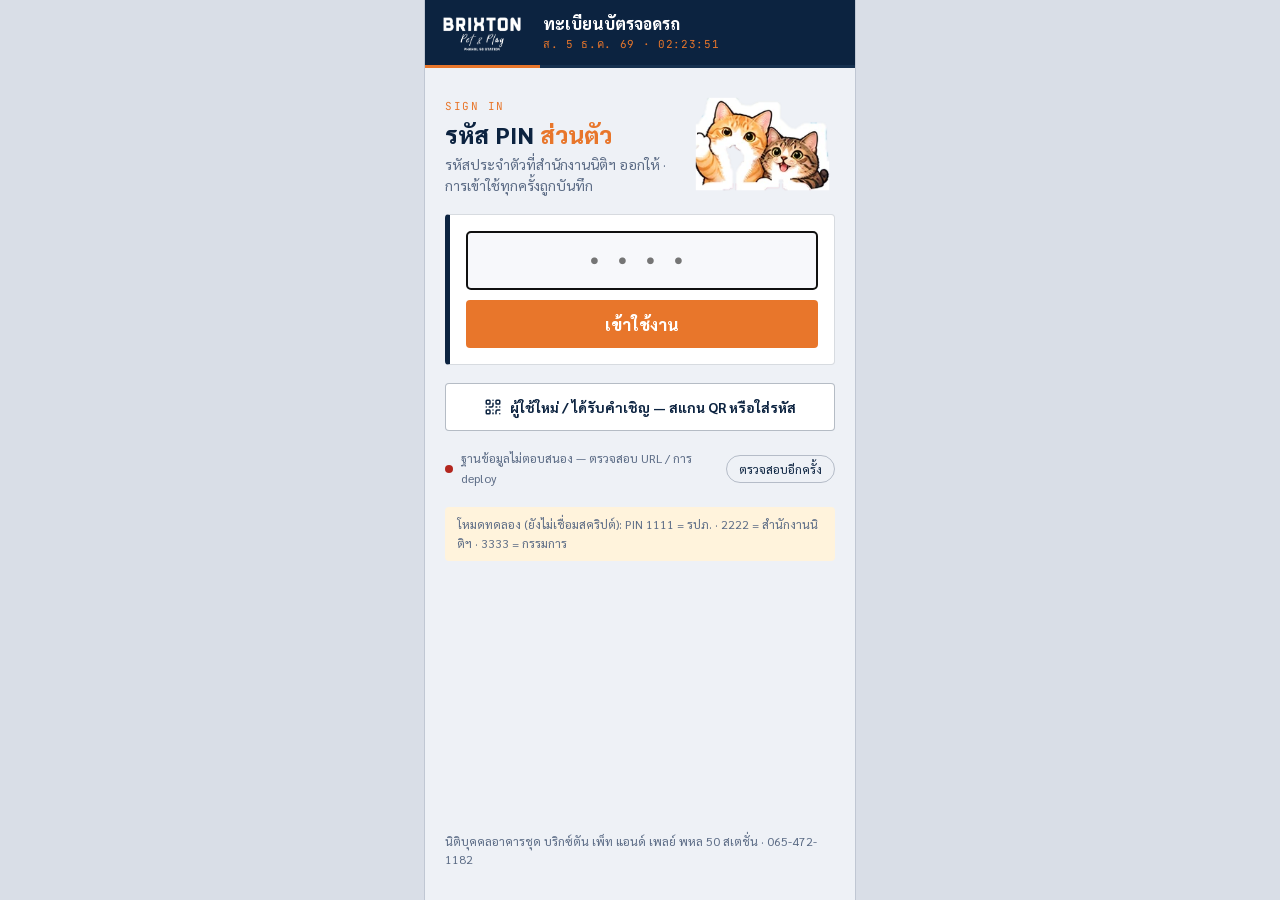
<file: index.html>
<!doctype html>
<html lang="th">
<head>
<meta charset="utf-8">
<meta name="viewport" content="width=device-width, initial-scale=1, viewport-fit=cover">
<meta name="theme-color" content="#0C2340">
<title>Brixton Phahol 50 · บัตรจอดรถ</title>
<!-- Brixton Pet & Play design system tokens (copied from the design system, unchanged) -->
<link rel="stylesheet" href="ds/tokens/fonts.css">
<link rel="stylesheet" href="ds/tokens/colors.css">
<link rel="stylesheet" href="ds/tokens/typography.css">
<link rel="stylesheet" href="ds/tokens/spacing.css">
<link rel="stylesheet" href="ds/tokens/base.css">
<link rel="stylesheet" href="app/app.css">
</head>
<body>
<div id="root"></div>
<!-- Libraries, pinned and kept in this repo so the app never depends on a CDN being up -->
<script src="vendor/react-18.3.1.min.js"></script>
<script src="vendor/react-dom-18.3.1.min.js"></script>
<script src="vendor/htm-3.1.1.umd.js"></script>
<script src="vendor/qrcode-generator-1.4.4.min.js"></script>
<script src="vendor/jsQR-1.4.0.js"></script>
<script src="app/runtime.js"></script>
<script type="module" src="app/main.js"></script>
</body>
</html>
</file>
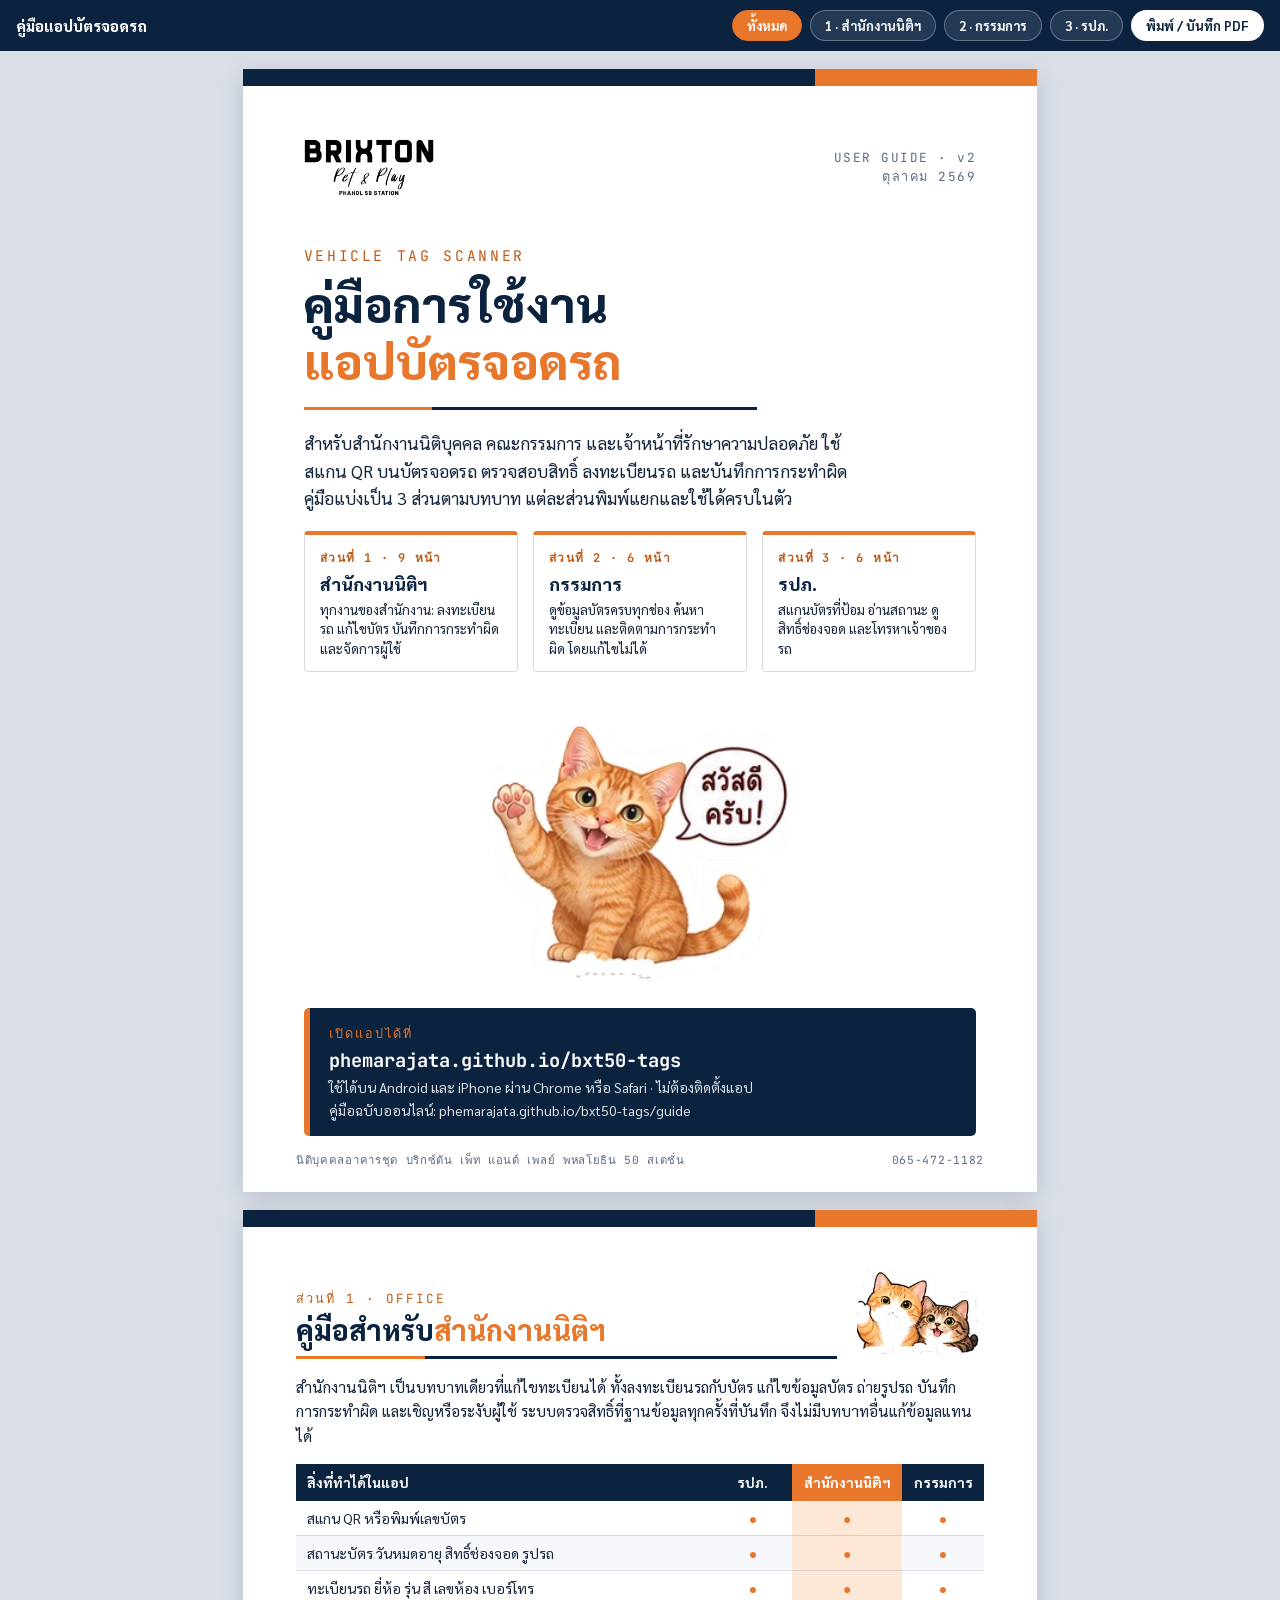
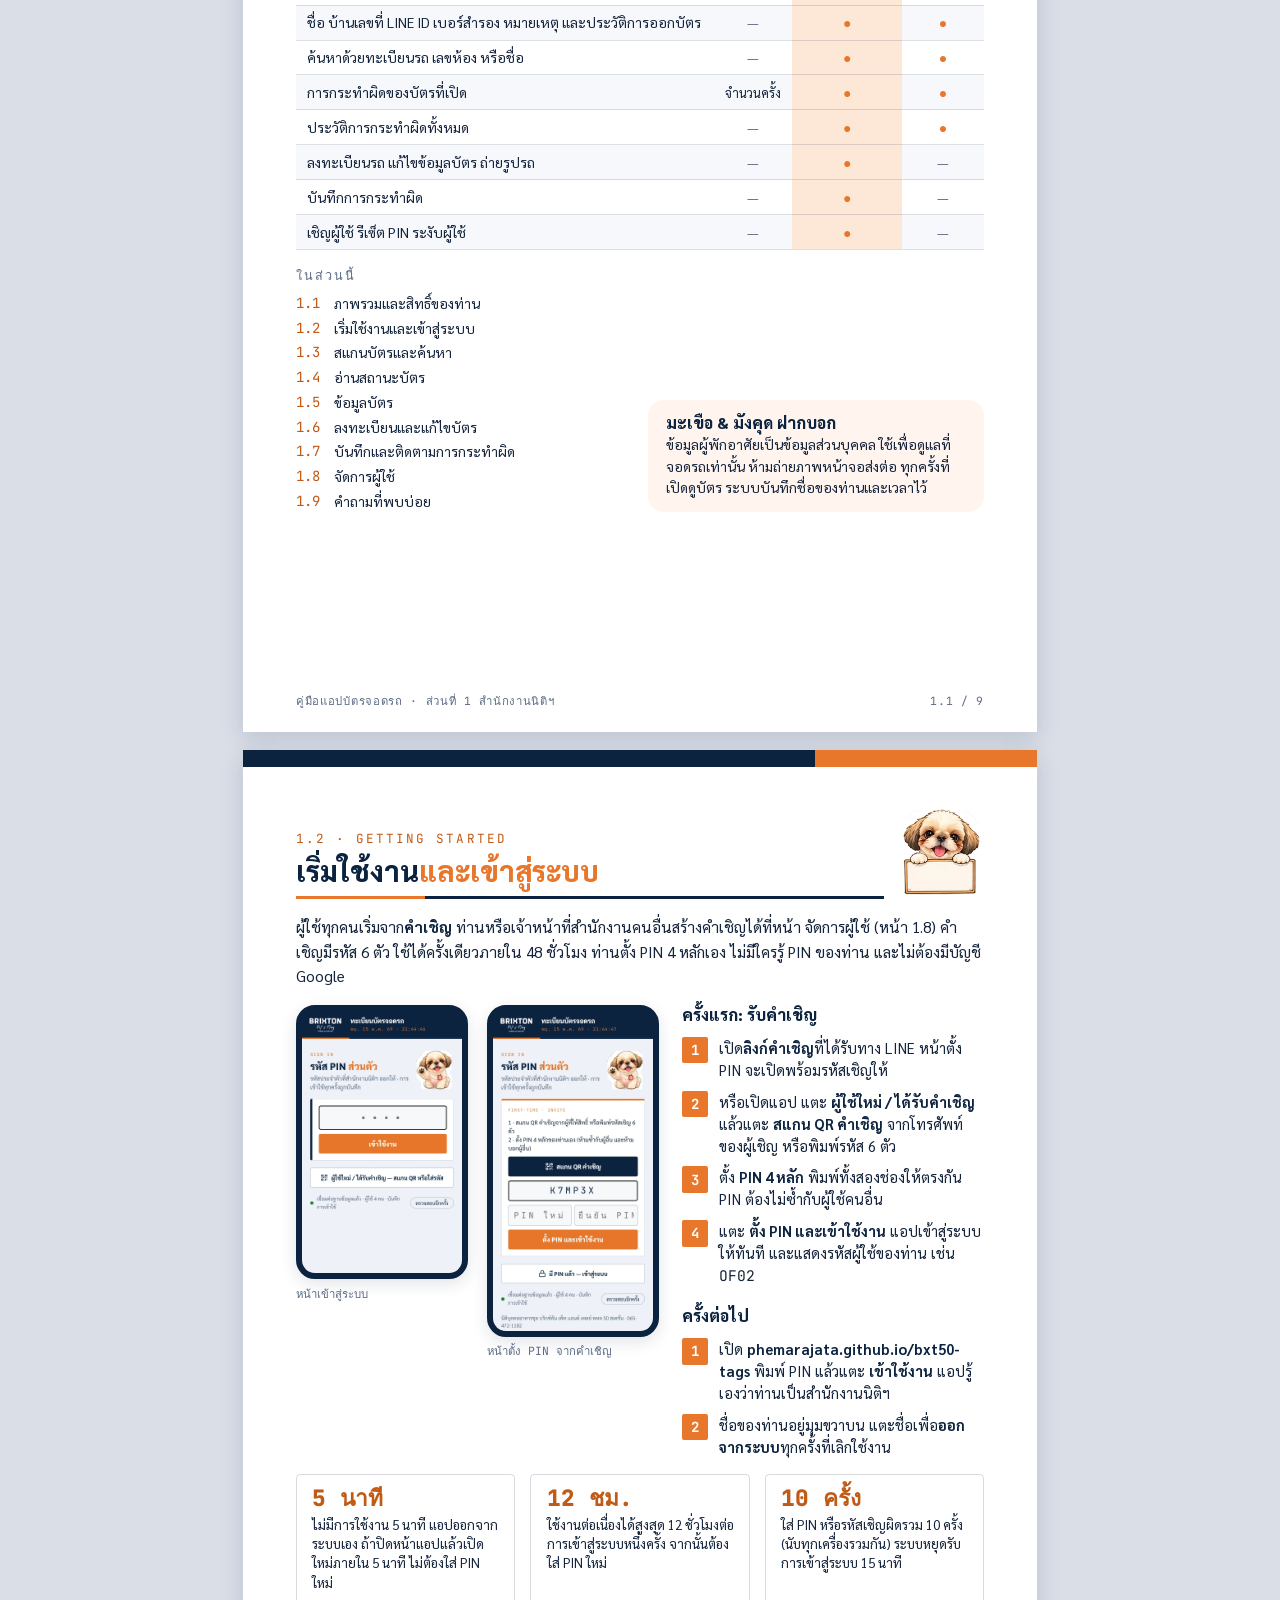
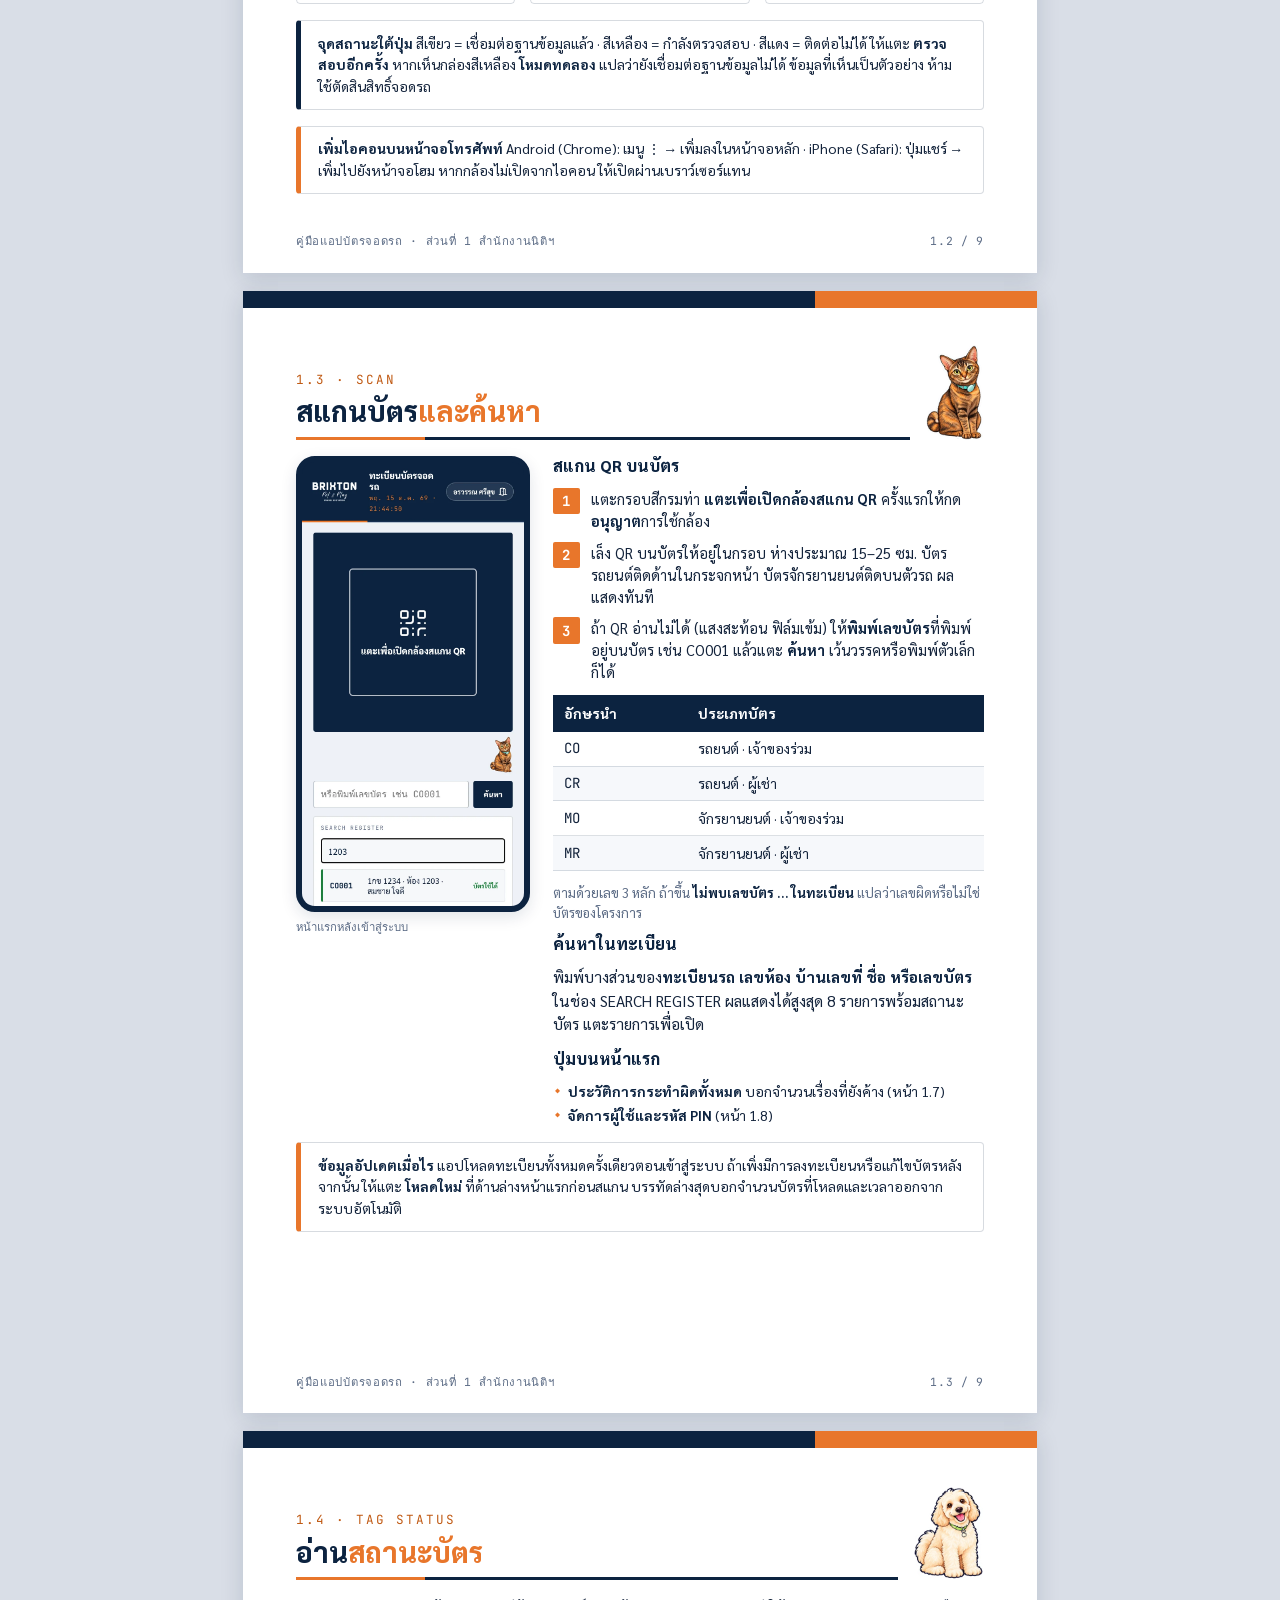
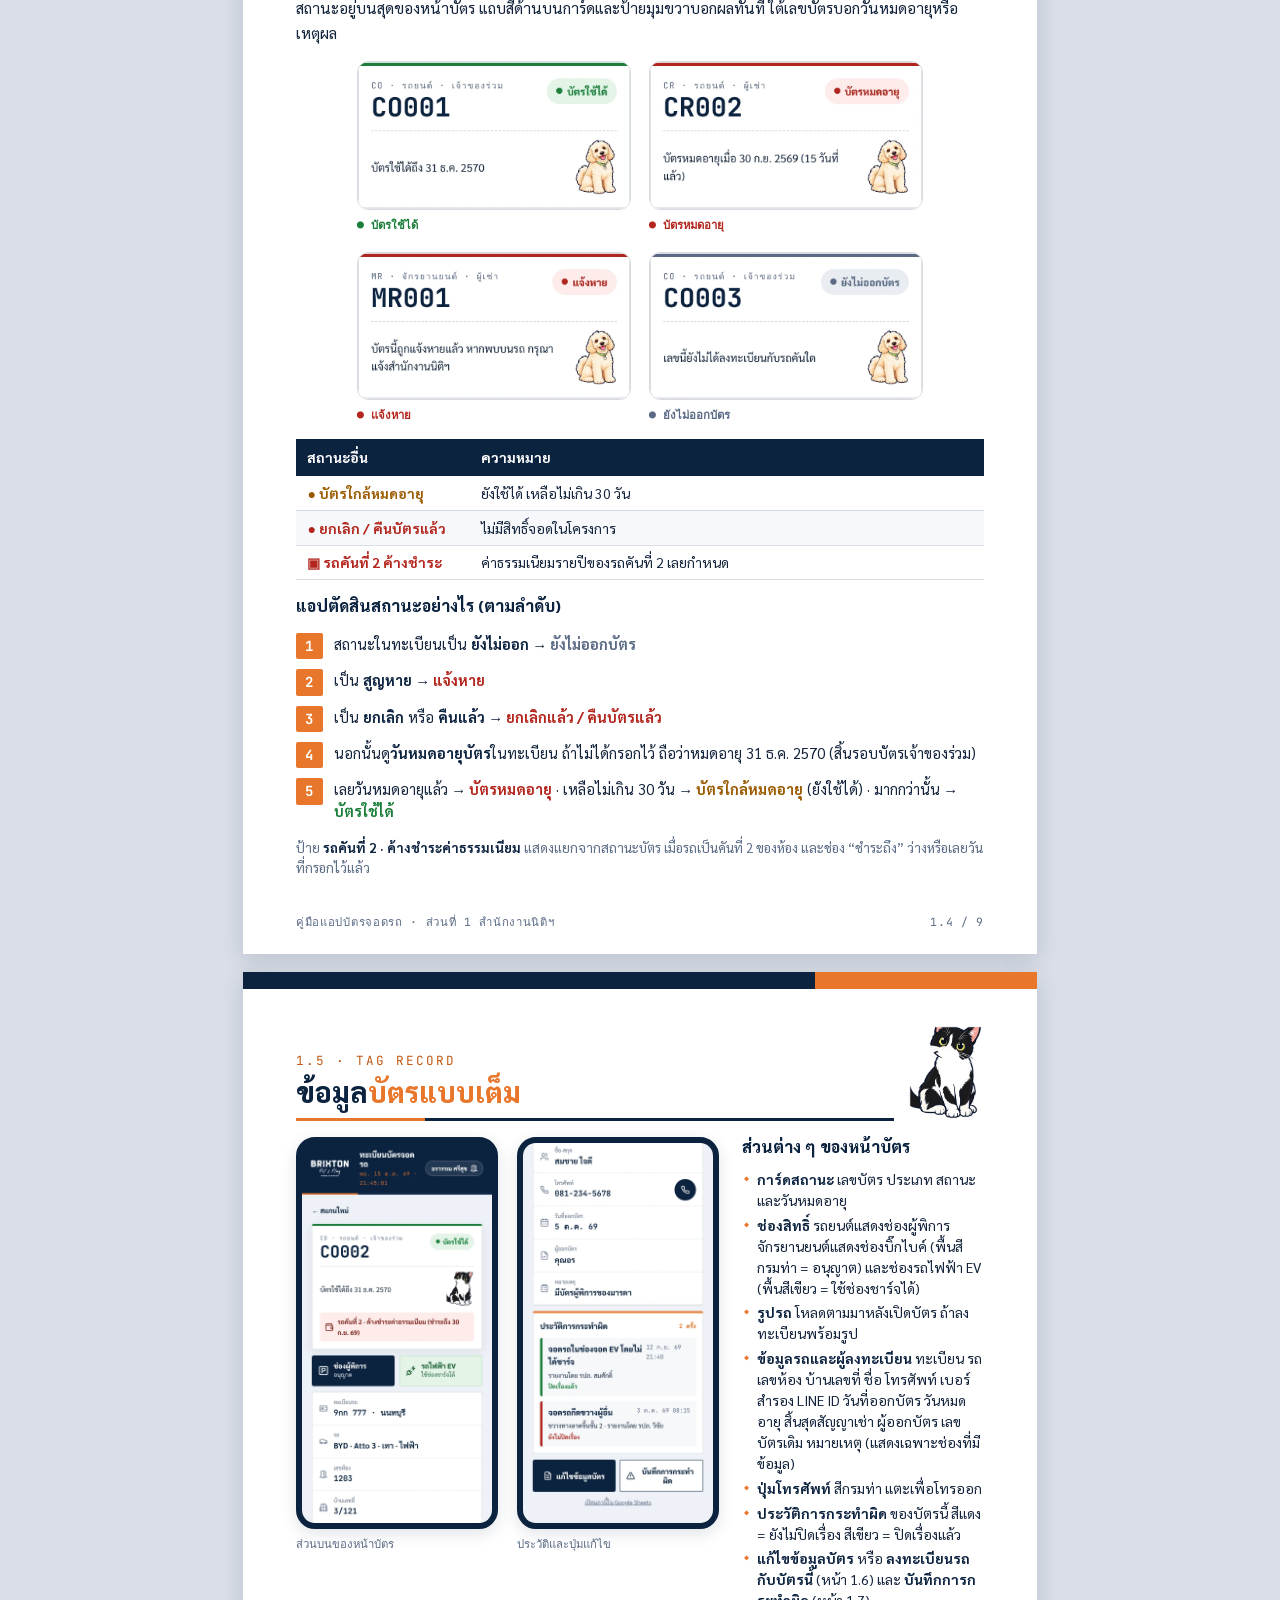
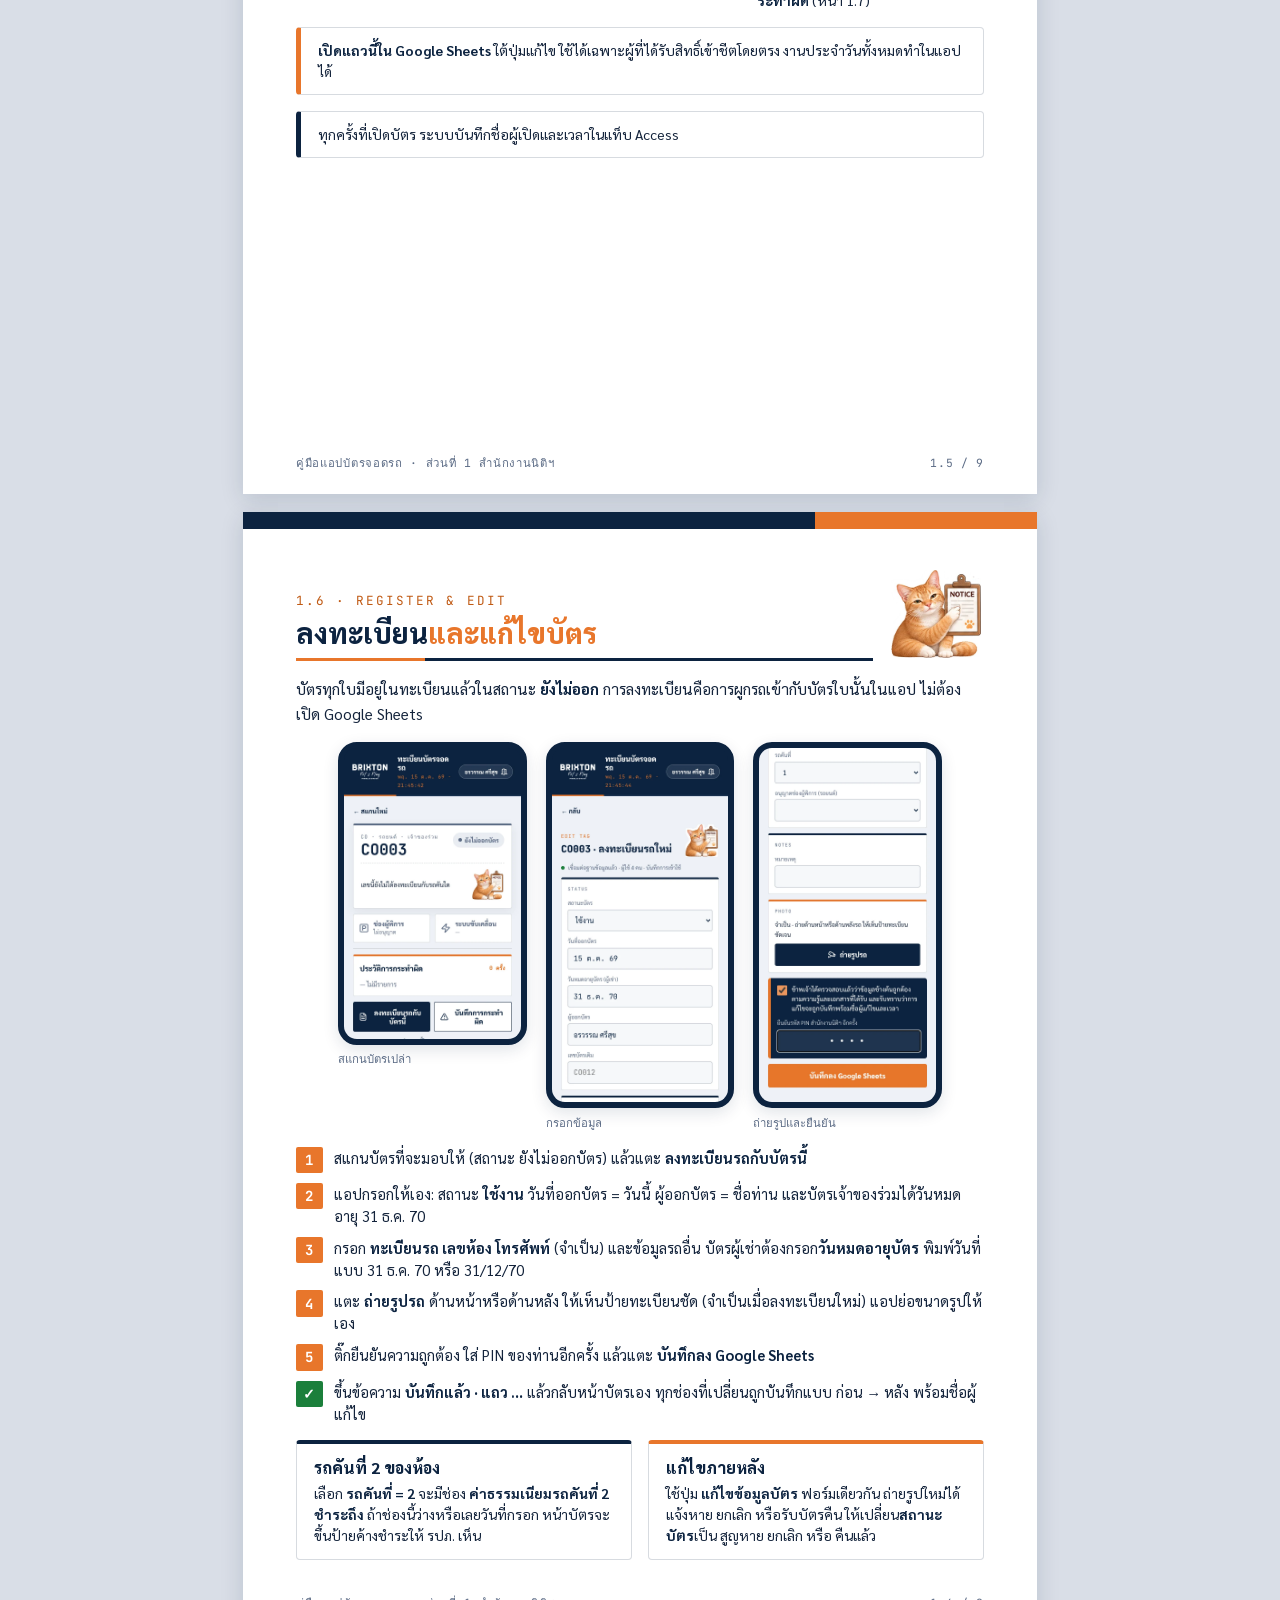
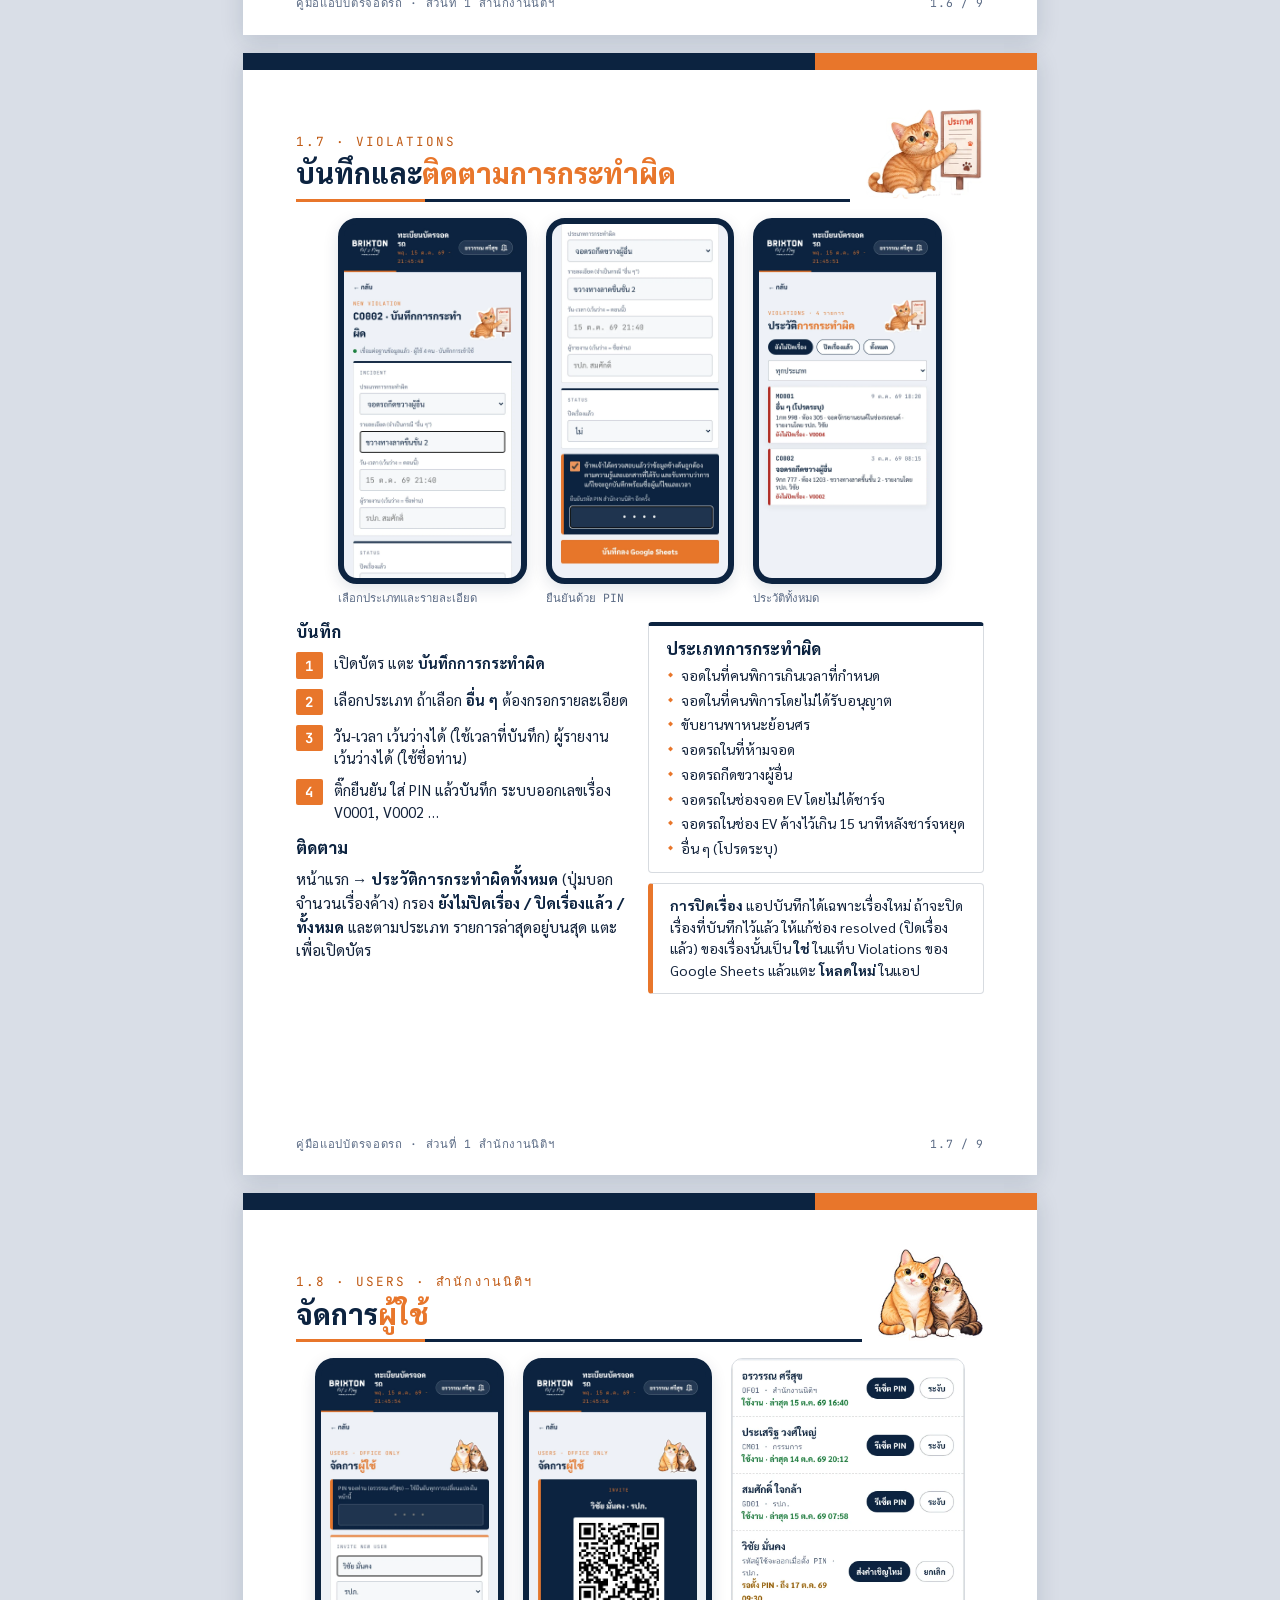
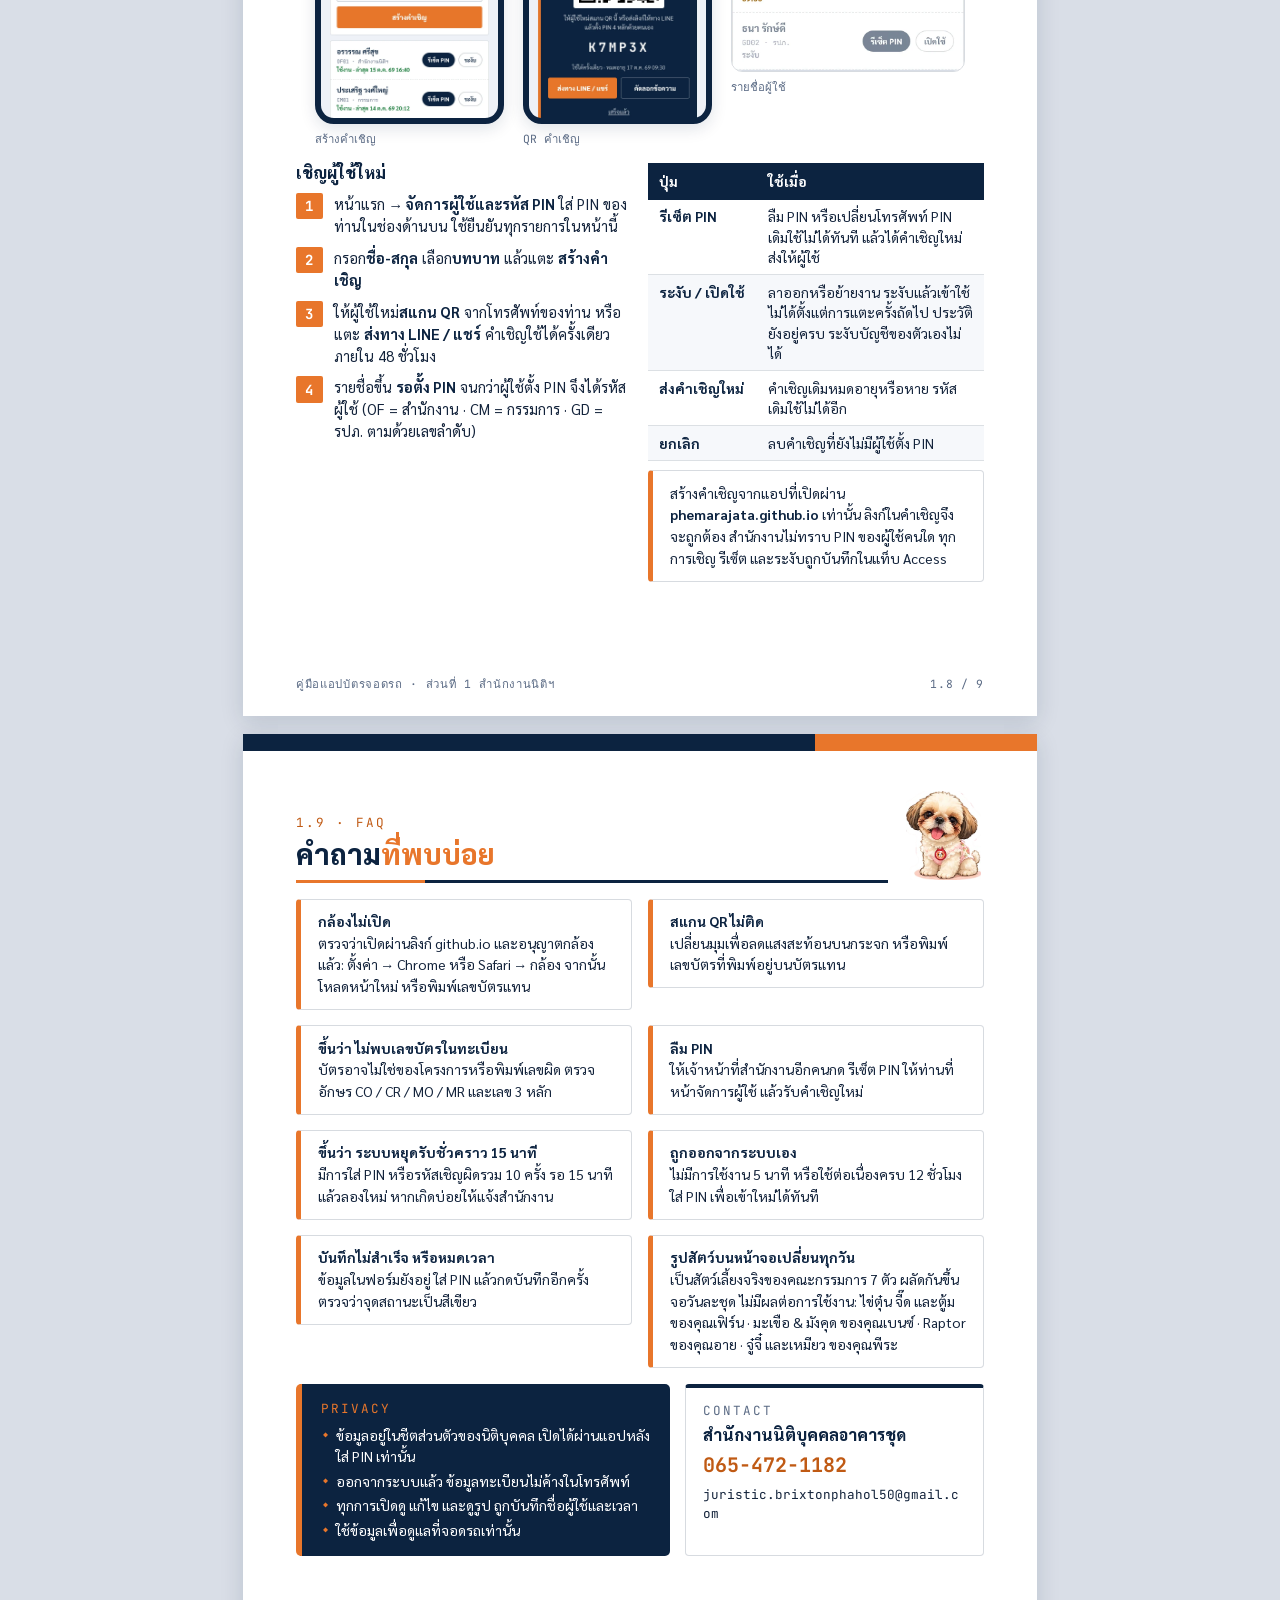
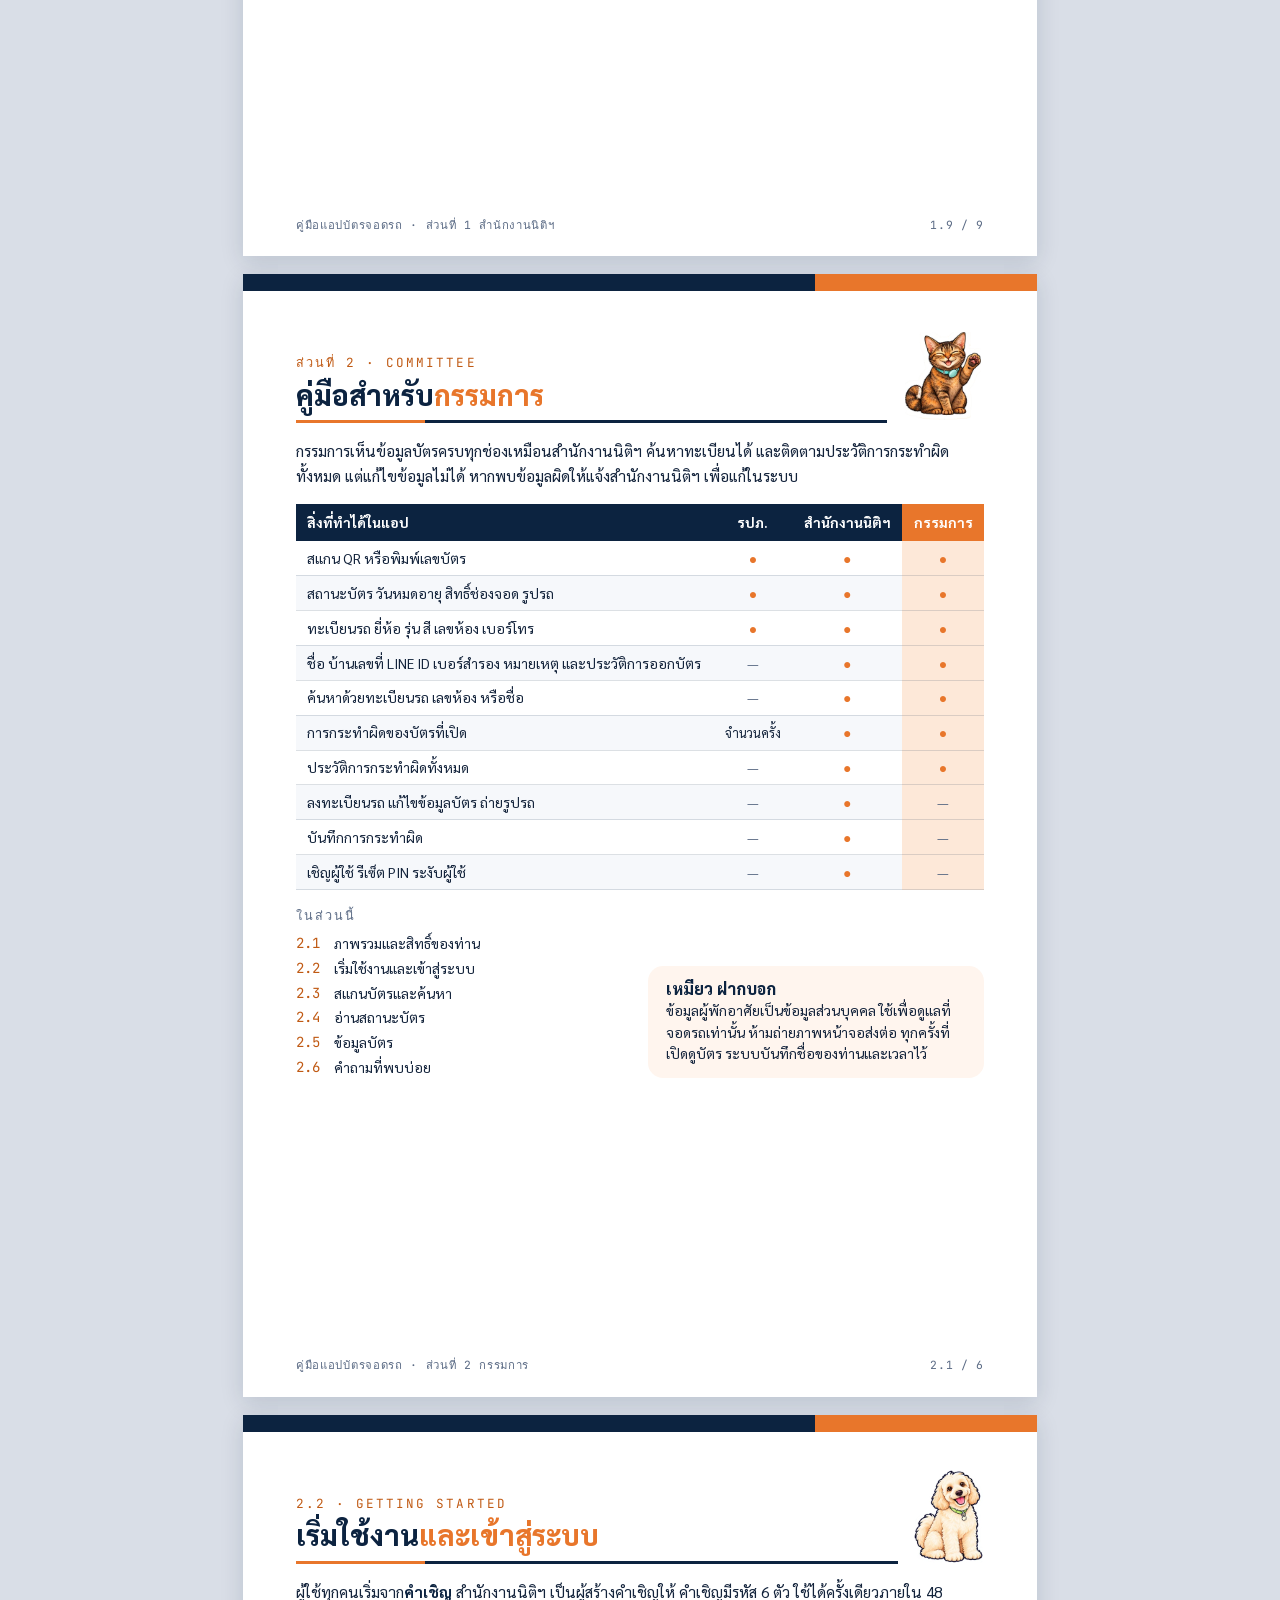
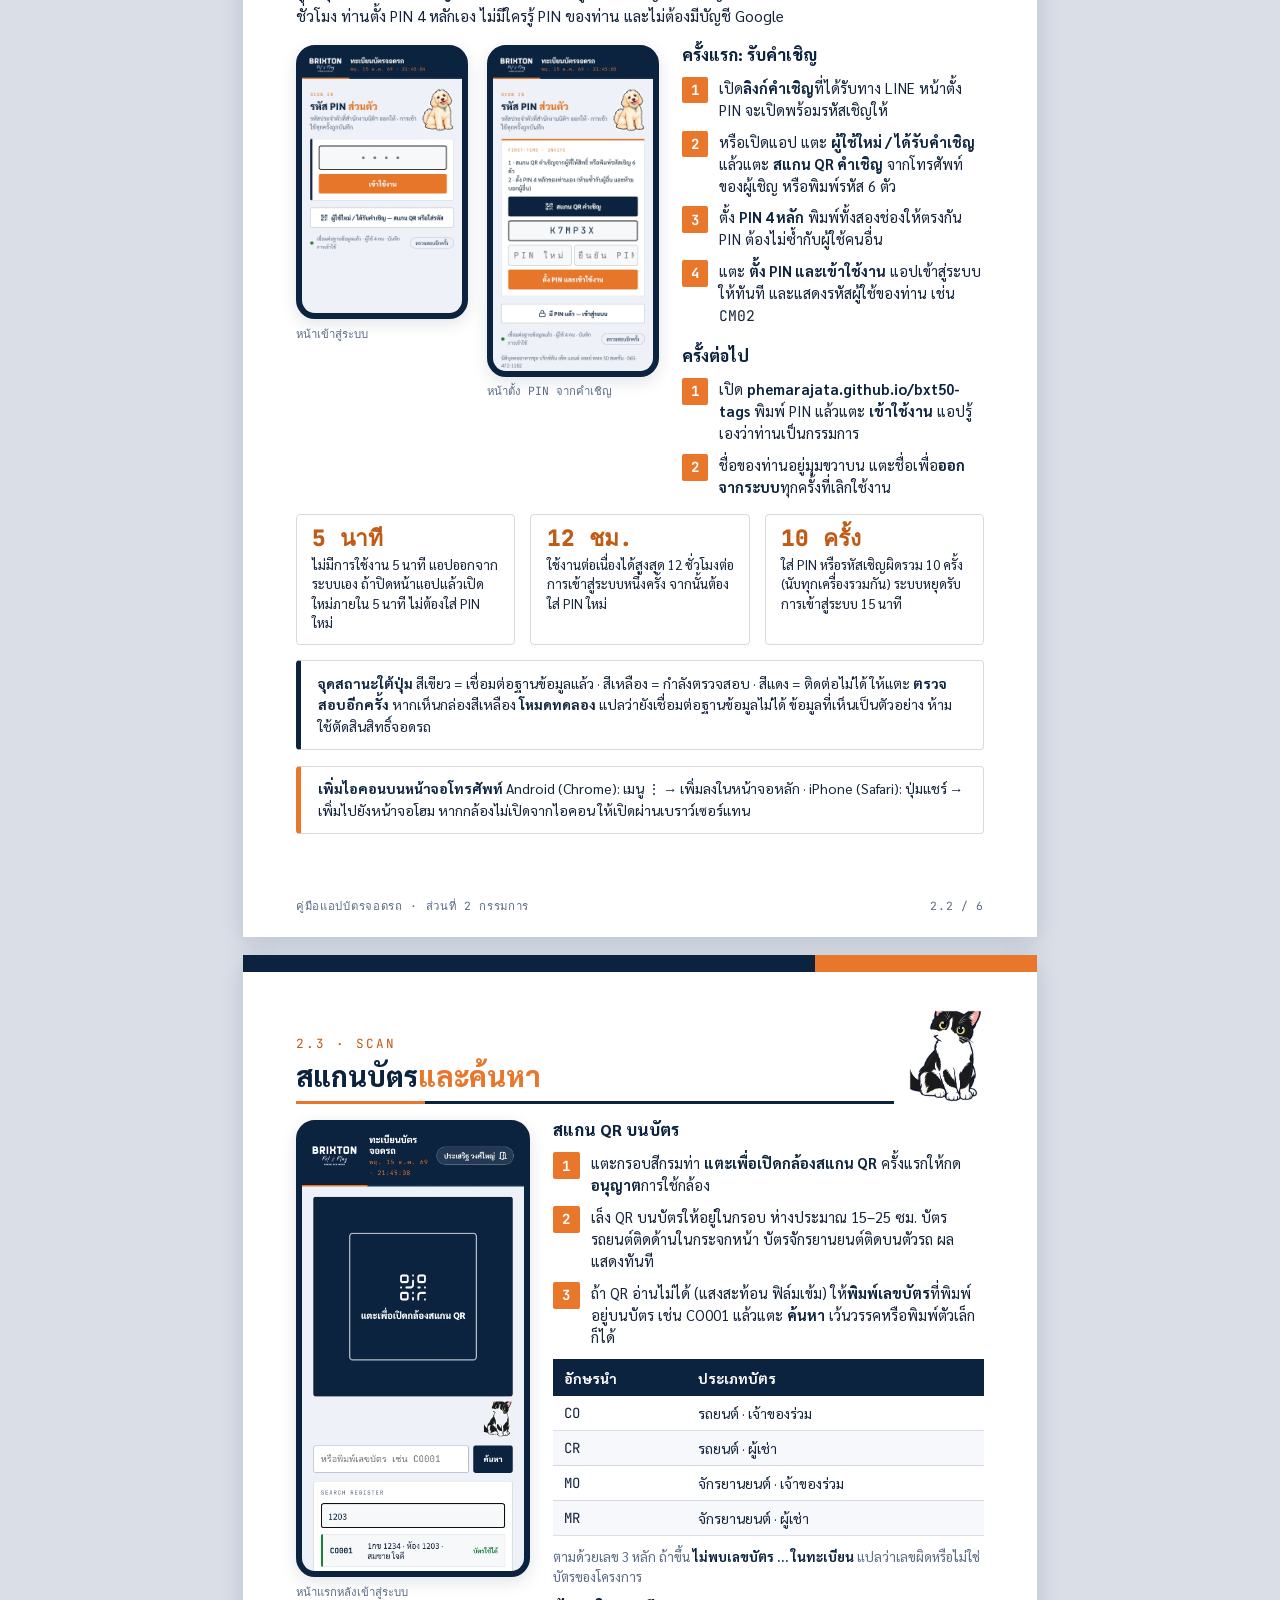
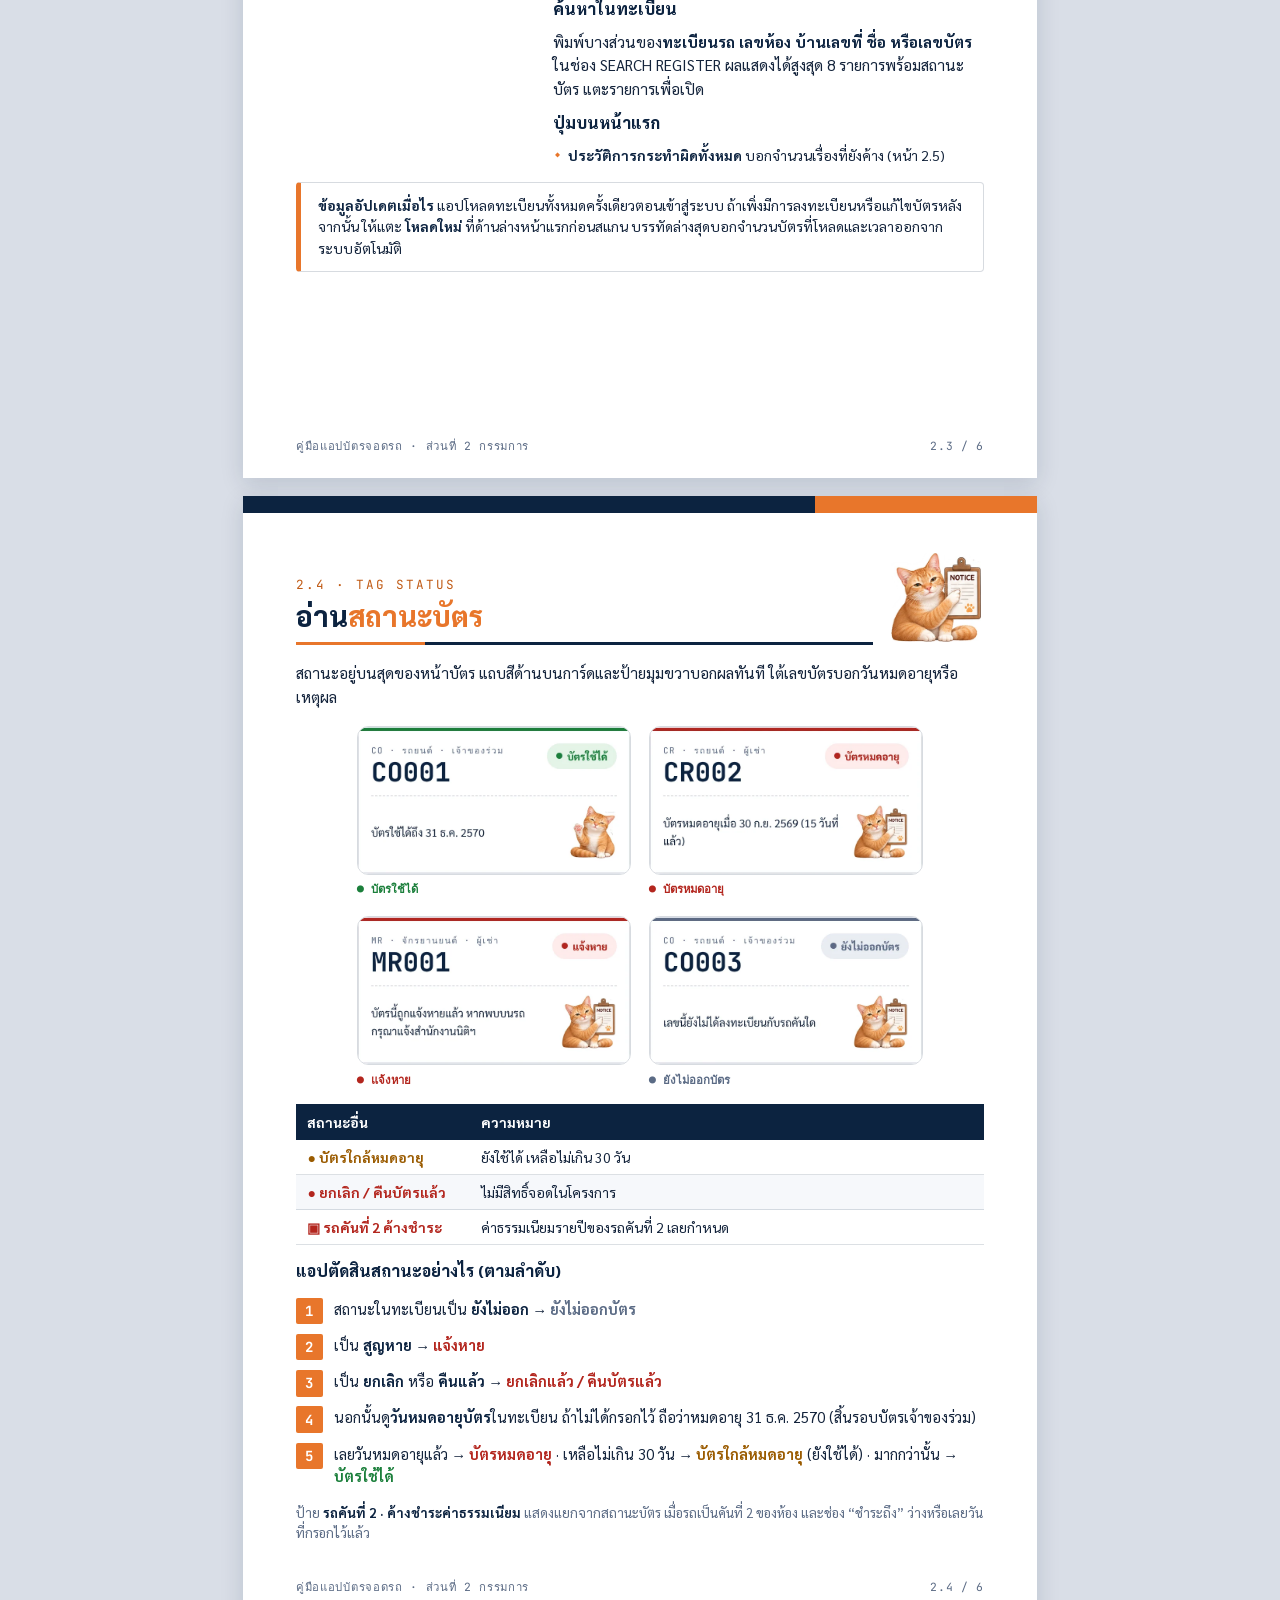
<file: guide/index.html>
<!doctype html>
<html lang="th">
<head>
<meta charset="utf-8">
<meta name="viewport" content="width=device-width, initial-scale=1, viewport-fit=cover">
<title>คู่มือการใช้งาน · แอปบัตรจอดรถ Brixton Phahol 50</title>
<!-- Edit the Thai text directly in this file. Each <section class="page"> is one A4 sheet.
     data-part says which section a page belongs to (office, committee, guard). Pages shared by
     several sections are repeated on purpose so each section can be printed on its own.
     Screenshots are in img/, pets in ../assets/cast/. -->
<link rel="stylesheet" href="../ds/tokens/fonts.css">
<link rel="stylesheet" href="../ds/tokens/colors.css">
<link rel="stylesheet" href="guide.css">
<script src="guide.js"></script>
</head>
<body data-show="all">
<nav class="toolbar" aria-label="เลือกส่วนของคู่มือ">
  <span class="name">คู่มือแอปบัตรจอดรถ</span>
  <a href="#" data-show="all">ทั้งหมด</a>
  <a href="#office" data-show="office">1 · สำนักงานนิติฯ</a>
  <a href="#committee" data-show="committee">2 · กรรมการ</a>
  <a href="#guard" data-show="guard">3 · รปภ.</a>
  <button id="print" type="button">พิมพ์ / บันทึก PDF</button>
</nav>
<main class="desk">
<section class="page cover" data-part="intro">
  <div class="band"></div>
  <div class="body">
    <div class="toprow"><img class="logo" src="../assets/brixton-logo.png" alt="Brixton Pet &amp; Play Phahol 50 Station"><div class="ver">USER GUIDE · v2<br>ตุลาคม 2569</div></div>
    <div style="margin-top:8mm"><div class="kicker" style="font-size:11pt;letter-spacing:.18em">VEHICLE TAG SCANNER</div>
    <h1 style="margin-top:2mm">คู่มือการใช้งาน<br><span>แอปบัตรจอดรถ</span></h1><div class="rule" style="width:120mm;margin-top:5mm"></div></div>
    <p class="lead" style="font-size:13pt;max-width:150mm">สำหรับสำนักงานนิติบุคคล คณะกรรมการ และเจ้าหน้าที่รักษาความปลอดภัย ใช้สแกน QR บนบัตรจอดรถ ตรวจสอบสิทธิ์ ลงทะเบียนรถ และบันทึกการกระทำผิด คู่มือแบ่งเป็น 3 ส่วนตามบทบาท แต่ละส่วนพิมพ์แยกและใช้ได้ครบในตัว</p>
    <div class="parts"><a class="part" href="#office"><span class="no">ส่วนที่ 1 · 9 หน้า</span><span class="t">สำนักงานนิติฯ</span><span>ทุกงานของสำนักงาน: ลงทะเบียนรถ แก้ไขบัตร บันทึกการกระทำผิด และจัดการผู้ใช้</span></a><a class="part" href="#committee"><span class="no">ส่วนที่ 2 · 6 หน้า</span><span class="t">กรรมการ</span><span>ดูข้อมูลบัตรครบทุกช่อง ค้นหาทะเบียน และติดตามการกระทำผิด โดยแก้ไขไม่ได้</span></a><a class="part" href="#guard"><span class="no">ส่วนที่ 3 · 6 หน้า</span><span class="t">รปภ.</span><span>สแกนบัตรที่ป้อม อ่านสถานะ ดูสิทธิ์ช่องจอด และโทรหาเจ้าของรถ</span></a></div>
    <div class="hero"><img class="" src="../assets/cast/khaitoon/hello.webp" alt="ไข่ตุ๋น" style="height:72mm"></div>
    <div class="panel url"><div><div class="kicker">เปิดแอปได้ที่</div><div class="big">phemarajata.github.io/bxt50-tags</div>
    <div style="color:rgba(255,255,255,.85);margin-top:1mm">ใช้ได้บน Android และ iPhone ผ่าน Chrome หรือ Safari · ไม่ต้องติดตั้งแอป<br>คู่มือฉบับออนไลน์: phemarajata.github.io/bxt50-tags/guide</div></div></div>
  </div>
  <div class="foot"><span>นิติบุคคลอาคารชุด บริกซ์ตัน เพ็ท แอนด์ เพลย์ พหลโยธิน 50 สเตชั่น</span><span>065-472-1182</span></div>
</section>
<section class="page " data-part="office">
  <div class="band"></div>
  <div class="body">
    <div class="head"><div><div class="kicker">ส่วนที่ 1 · OFFICE</div><h2>คู่มือสำหรับ<span>สำนักงานนิติฯ</span></h2><div class="rule"></div></div><img class="pet" src="../assets/cast/makuea-mangkood/hello.webp" alt="มะเขือ & มังคุด"></div>
    <p class="lead">สำนักงานนิติฯ เป็นบทบาทเดียวที่แก้ไขทะเบียนได้ ทั้งลงทะเบียนรถกับบัตร แก้ไขข้อมูลบัตร ถ่ายรูปรถ บันทึกการกระทำผิด และเชิญหรือระงับผู้ใช้ ระบบตรวจสิทธิ์ที่ฐานข้อมูลทุกครั้งที่บันทึก จึงไม่มีบทบาทอื่นแก้ข้อมูลแทนได้</p>
    <table><thead><tr><th>สิ่งที่ทำได้ในแอป</th><th class="c">รปภ.</th><th class="c me">สำนักงานนิติฯ</th><th class="c">กรรมการ</th></tr></thead><tbody><tr><td>สแกน QR หรือพิมพ์เลขบัตร</td><td class="c"><span class="yes" aria-hidden="true">●</span><span class="vh">ได้</span></td><td class="c me"><span class="yes" aria-hidden="true">●</span><span class="vh">ได้</span></td><td class="c"><span class="yes" aria-hidden="true">●</span><span class="vh">ได้</span></td></tr><tr><td>สถานะบัตร วันหมดอายุ สิทธิ์ช่องจอด รูปรถ</td><td class="c"><span class="yes" aria-hidden="true">●</span><span class="vh">ได้</span></td><td class="c me"><span class="yes" aria-hidden="true">●</span><span class="vh">ได้</span></td><td class="c"><span class="yes" aria-hidden="true">●</span><span class="vh">ได้</span></td></tr><tr><td>ทะเบียนรถ ยี่ห้อ รุ่น สี เลขห้อง เบอร์โทร</td><td class="c"><span class="yes" aria-hidden="true">●</span><span class="vh">ได้</span></td><td class="c me"><span class="yes" aria-hidden="true">●</span><span class="vh">ได้</span></td><td class="c"><span class="yes" aria-hidden="true">●</span><span class="vh">ได้</span></td></tr><tr><td>ชื่อ บ้านเลขที่ LINE ID เบอร์สำรอง หมายเหตุ และประวัติการออกบัตร</td><td class="c"><span class="no" aria-hidden="true">—</span><span class="vh">ไม่ได้</span></td><td class="c me"><span class="yes" aria-hidden="true">●</span><span class="vh">ได้</span></td><td class="c"><span class="yes" aria-hidden="true">●</span><span class="vh">ได้</span></td></tr><tr><td>ค้นหาด้วยทะเบียนรถ เลขห้อง หรือชื่อ</td><td class="c"><span class="no" aria-hidden="true">—</span><span class="vh">ไม่ได้</span></td><td class="c me"><span class="yes" aria-hidden="true">●</span><span class="vh">ได้</span></td><td class="c"><span class="yes" aria-hidden="true">●</span><span class="vh">ได้</span></td></tr><tr><td>การกระทำผิดของบัตรที่เปิด</td><td class="c"><span style="font-size:9.5pt">จำนวนครั้ง</span></td><td class="c me"><span class="yes" aria-hidden="true">●</span><span class="vh">ได้</span></td><td class="c"><span class="yes" aria-hidden="true">●</span><span class="vh">ได้</span></td></tr><tr><td>ประวัติการกระทำผิดทั้งหมด</td><td class="c"><span class="no" aria-hidden="true">—</span><span class="vh">ไม่ได้</span></td><td class="c me"><span class="yes" aria-hidden="true">●</span><span class="vh">ได้</span></td><td class="c"><span class="yes" aria-hidden="true">●</span><span class="vh">ได้</span></td></tr><tr><td>ลงทะเบียนรถ แก้ไขข้อมูลบัตร ถ่ายรูปรถ</td><td class="c"><span class="no" aria-hidden="true">—</span><span class="vh">ไม่ได้</span></td><td class="c me"><span class="yes" aria-hidden="true">●</span><span class="vh">ได้</span></td><td class="c"><span class="no" aria-hidden="true">—</span><span class="vh">ไม่ได้</span></td></tr><tr><td>บันทึกการกระทำผิด</td><td class="c"><span class="no" aria-hidden="true">—</span><span class="vh">ไม่ได้</span></td><td class="c me"><span class="yes" aria-hidden="true">●</span><span class="vh">ได้</span></td><td class="c"><span class="no" aria-hidden="true">—</span><span class="vh">ไม่ได้</span></td></tr><tr><td>เชิญผู้ใช้ รีเซ็ต PIN ระงับผู้ใช้</td><td class="c"><span class="no" aria-hidden="true">—</span><span class="vh">ไม่ได้</span></td><td class="c me"><span class="yes" aria-hidden="true">●</span><span class="vh">ได้</span></td><td class="c"><span class="no" aria-hidden="true">—</span><span class="vh">ไม่ได้</span></td></tr></tbody></table>
    <div class="grid2" style="align-items:end">
      <div><div class="kicker" style="color:var(--muted);margin-bottom:2mm">ในส่วนนี้</div><ol class="toc"><li><span>1.1</span>ภาพรวมและสิทธิ์ของท่าน</li><li><span>1.2</span>เริ่มใช้งานและเข้าสู่ระบบ</li><li><span>1.3</span>สแกนบัตรและค้นหา</li><li><span>1.4</span>อ่านสถานะบัตร</li><li><span>1.5</span>ข้อมูลบัตร</li><li><span>1.6</span>ลงทะเบียนและแก้ไขบัตร</li><li><span>1.7</span>บันทึกและติดตามการกระทำผิด</li><li><span>1.8</span>จัดการผู้ใช้</li><li><span>1.9</span>คำถามที่พบบ่อย</li></ol></div>
      <div class="tip"><div><h3>มะเขือ & มังคุด ฝากบอก</h3>ข้อมูลผู้พักอาศัยเป็นข้อมูลส่วนบุคคล ใช้เพื่อดูแลที่จอดรถเท่านั้น ห้ามถ่ายภาพหน้าจอส่งต่อ ทุกครั้งที่เปิดดูบัตร ระบบบันทึกชื่อของท่านและเวลาไว้</div></div>
    </div>
  </div>
  <div class="foot"><span>คู่มือแอปบัตรจอดรถ · ส่วนที่ 1 สำนักงานนิติฯ</span><span>1.1 / 9</span></div>
</section>
<section class="page " data-part="office">
  <div class="band"></div>
  <div class="body">
    <div class="head"><div><div class="kicker">1.2 · GETTING STARTED</div><h2>เริ่มใช้งาน<span>และเข้าสู่ระบบ</span></h2><div class="rule"></div></div><img class="pet" src="../assets/cast/jujee/sign.webp" alt="จู๋จี๋"></div>
    <p class="lead">ผู้ใช้ทุกคนเริ่มจาก<b>คำเชิญ</b> ท่านหรือเจ้าหน้าที่สำนักงานคนอื่นสร้างคำเชิญได้ที่หน้า จัดการผู้ใช้ (หน้า 1.8) คำเชิญมีรหัส 6 ตัว ใช้ได้ครั้งเดียวภายใน 48 ชั่วโมง ท่านตั้ง PIN 4 หลักเอง ไม่มีใครรู้ PIN ของท่าน และไม่ต้องมีบัญชี Google</p>
    <div class="split l2">
      <div class="shots c2"><figure><div class="phone"><img src="img/of-login.webp" alt="หน้าเข้าสู่ระบบ มีช่อง PIN และปุ่มเข้าใช้งาน"></div><figcaption>หน้าเข้าสู่ระบบ</figcaption></figure><figure><div class="phone"><img src="img/of-redeem.webp" alt="หน้าตั้ง PIN จากคำเชิญ มีช่องรหัสเชิญและช่อง PIN สองช่อง"></div><figcaption>หน้าตั้ง PIN จากคำเชิญ</figcaption></figure></div>
      <div style="display:flex;flex-direction:column;gap:3mm">
        <h3>ครั้งแรก: รับคำเชิญ</h3>
        <ol class="steps">
          <li><span>เปิด<b>ลิงก์คำเชิญ</b>ที่ได้รับทาง LINE หน้าตั้ง PIN จะเปิดพร้อมรหัสเชิญให้</span></li>
          <li><span>หรือเปิดแอป แตะ <b>ผู้ใช้ใหม่ / ได้รับคำเชิญ</b> แล้วแตะ <b>สแกน QR คำเชิญ</b> จากโทรศัพท์ของผู้เชิญ หรือพิมพ์รหัส 6 ตัว</span></li>
          <li><span>ตั้ง <b>PIN 4 หลัก</b> พิมพ์ทั้งสองช่องให้ตรงกัน PIN ต้องไม่ซ้ำกับผู้ใช้คนอื่น</span></li>
          <li><span>แตะ <b>ตั้ง PIN และเข้าใช้งาน</b> แอปเข้าสู่ระบบให้ทันที และแสดงรหัสผู้ใช้ของท่าน เช่น <span class="mono">OF02</span></span></li>
        </ol>
        <h3 style="margin-top:2mm">ครั้งต่อไป</h3>
        <ol class="steps">
          <li><span>เปิด <b>phemarajata.github.io/bxt50-tags</b> พิมพ์ PIN แล้วแตะ <b>เข้าใช้งาน</b> แอปรู้เองว่าท่านเป็นสำนักงานนิติฯ</span></li>
          <li><span>ชื่อของท่านอยู่มุมขวาบน แตะชื่อเพื่อ<b>ออกจากระบบ</b>ทุกครั้งที่เลิกใช้งาน</span></li>
        </ol>
      </div>
    </div>
    <div class="grid3">
      <div class="stat"><span class="n">5 นาที</span>ไม่มีการใช้งาน 5 นาที แอปออกจากระบบเอง ถ้าปิดหน้าแอปแล้วเปิดใหม่ภายใน 5 นาที ไม่ต้องใส่ PIN ใหม่</div>
      <div class="stat"><span class="n">12 ชม.</span>ใช้งานต่อเนื่องได้สูงสุด 12 ชั่วโมงต่อการเข้าสู่ระบบหนึ่งครั้ง จากนั้นต้องใส่ PIN ใหม่</div>
      <div class="stat"><span class="n">10 ครั้ง</span>ใส่ PIN หรือรหัสเชิญผิดรวม 10 ครั้ง (นับทุกเครื่องรวมกัน) ระบบหยุดรับการเข้าสู่ระบบ 15 นาที</div>
    </div>
    <div class="callout navy"><b>จุดสถานะใต้ปุ่ม</b> สีเขียว = เชื่อมต่อฐานข้อมูลแล้ว · สีเหลือง = กำลังตรวจสอบ · สีแดง = ติดต่อไม่ได้ ให้แตะ <b>ตรวจสอบอีกครั้ง</b> หากเห็นกล่องสีเหลือง <b>โหมดทดลอง</b> แปลว่ายังเชื่อมต่อฐานข้อมูลไม่ได้ ข้อมูลที่เห็นเป็นตัวอย่าง ห้ามใช้ตัดสินสิทธิ์จอดรถ</div>
    <div class="callout"><b>เพิ่มไอคอนบนหน้าจอโทรศัพท์</b> Android (Chrome): เมนู ⋮ → เพิ่มลงในหน้าจอหลัก · iPhone (Safari): ปุ่มแชร์ → เพิ่มไปยังหน้าจอโฮม หากกล้องไม่เปิดจากไอคอน ให้เปิดผ่านเบราว์เซอร์แทน</div>
  </div>
  <div class="foot"><span>คู่มือแอปบัตรจอดรถ · ส่วนที่ 1 สำนักงานนิติฯ</span><span>1.2 / 9</span></div>
</section>
<section class="page " data-part="office">
  <div class="band"></div>
  <div class="body">
    <div class="head"><div><div class="kicker">1.3 · SCAN</div><h2>สแกนบัตร<span>และค้นหา</span></h2><div class="rule"></div></div><img class="pet" src="../assets/cast/meow/hero.webp" alt="เหมียว"></div>
    <div class="split l1">
      <div class="shots"><figure><div class="phone"><img src="img/of-home.webp" alt="หน้าแรก มีกรอบสแกน QR ช่องพิมพ์เลขบัตร และช่องค้นหา"></div><figcaption>หน้าแรกหลังเข้าสู่ระบบ</figcaption></figure></div>
      <div style="display:flex;flex-direction:column;gap:3mm">
        <h3>สแกน QR บนบัตร</h3>
        <ol class="steps">
          <li><span>แตะกรอบสีกรมท่า <b>แตะเพื่อเปิดกล้องสแกน QR</b> ครั้งแรกให้กด<b>อนุญาต</b>การใช้กล้อง</span></li>
          <li><span>เล็ง QR บนบัตรให้อยู่ในกรอบ ห่างประมาณ 15–25 ซม. บัตรรถยนต์ติดด้านในกระจกหน้า บัตรจักรยานยนต์ติดบนตัวรถ ผลแสดงทันที</span></li>
          <li><span>ถ้า QR อ่านไม่ได้ (แสงสะท้อน ฟิล์มเข้ม) ให้<b>พิมพ์เลขบัตร</b>ที่พิมพ์อยู่บนบัตร เช่น CO001 แล้วแตะ <b>ค้นหา</b> เว้นวรรคหรือพิมพ์ตัวเล็กก็ได้</span></li>
        </ol>
        <table><thead><tr><th>อักษรนำ</th><th>ประเภทบัตร</th></tr></thead><tbody>
          <tr><td class="mono">CO</td><td>รถยนต์ · เจ้าของร่วม</td></tr><tr><td class="mono">CR</td><td>รถยนต์ · ผู้เช่า</td></tr>
          <tr><td class="mono">MO</td><td>จักรยานยนต์ · เจ้าของร่วม</td></tr><tr><td class="mono">MR</td><td>จักรยานยนต์ · ผู้เช่า</td></tr></tbody></table>
        <p class="small">ตามด้วยเลข 3 หลัก ถ้าขึ้น <b>ไม่พบเลขบัตร … ในทะเบียน</b> แปลว่าเลขผิดหรือไม่ใช่บัตรของโครงการ</p>
        
        <h3>ค้นหาในทะเบียน</h3>
        <p>พิมพ์บางส่วนของ<b>ทะเบียนรถ เลขห้อง บ้านเลขที่ ชื่อ หรือเลขบัตร</b> ในช่อง SEARCH REGISTER ผลแสดงได้สูงสุด 8 รายการพร้อมสถานะบัตร แตะรายการเพื่อเปิด</p>
        <h3>ปุ่มบนหน้าแรก</h3>
        <ul class="dia"><li><span><b>ประวัติการกระทำผิดทั้งหมด</b> บอกจำนวนเรื่องที่ยังค้าง (หน้า 1.7)</span></li><li><span><b>จัดการผู้ใช้และรหัส PIN</b> (หน้า 1.8)</span></li></ul>
      </div>
    </div>
    <div class="callout"><b>ข้อมูลอัปเดตเมื่อไร</b> แอปโหลดทะเบียนทั้งหมดครั้งเดียวตอนเข้าสู่ระบบ ถ้าเพิ่งมีการลงทะเบียนหรือแก้ไขบัตรหลังจากนั้น ให้แตะ <b>โหลดใหม่</b> ที่ด้านล่างหน้าแรกก่อนสแกน บรรทัดล่างสุดบอกจำนวนบัตรที่โหลดและเวลาออกจากระบบอัตโนมัติ</div>
  </div>
  <div class="foot"><span>คู่มือแอปบัตรจอดรถ · ส่วนที่ 1 สำนักงานนิติฯ</span><span>1.3 / 9</span></div>
</section>
<section class="page " data-part="office">
  <div class="band"></div>
  <div class="body">
    <div class="head"><div><div class="kicker">1.4 · TAG STATUS</div><h2>อ่าน<span>สถานะบัตร</span></h2><div class="rule"></div></div><img class="pet" src="../assets/cast/raptor/hero.webp" alt="Raptor"></div>
    <p class="lead">สถานะอยู่บนสุดของหน้าบัตร แถบสีด้านบนการ์ดและป้ายมุมขวาบอกผลทันที ใต้เลขบัตรบอกวันหมดอายุหรือเหตุผล</p>
    <div class="shots c2" style="max-width:150mm;margin:0 auto;width:100%"><figure><div class="crop"><img src="img/of-st-valid.webp" alt="การ์ดสถานะ บัตรใช้ได้"></div><figcaption><span class="s-ok">● บัตรใช้ได้</span></figcaption></figure><figure><div class="crop"><img src="img/of-st-expired.webp" alt="การ์ดสถานะ บัตรหมดอายุ"></div><figcaption><span class="s-bad">● บัตรหมดอายุ</span></figcaption></figure><figure><div class="crop"><img src="img/of-st-lost.webp" alt="การ์ดสถานะ แจ้งหาย"></div><figcaption><span class="s-bad">● แจ้งหาย</span></figcaption></figure><figure><div class="crop"><img src="img/of-st-unissued.webp" alt="การ์ดสถานะ ยังไม่ออกบัตร"></div><figcaption><span class="s-none">● ยังไม่ออกบัตร</span></figcaption></figure></div><table><thead><tr><th>สถานะอื่น</th><th>ความหมาย</th></tr></thead><tbody>
          <tr><td class="key s-warn">● บัตรใกล้หมดอายุ</td><td>ยังใช้ได้ เหลือไม่เกิน 30 วัน</td></tr>
          <tr><td class="key s-bad">● ยกเลิก / คืนบัตรแล้ว</td><td>ไม่มีสิทธิ์จอดในโครงการ</td></tr>
          <tr><td class="key s-bad">▣ รถคันที่ 2 ค้างชำระ</td><td>ค่าธรรมเนียมรายปีของรถคันที่ 2 เลยกำหนด</td></tr></tbody></table><h3>แอปตัดสินสถานะอย่างไร (ตามลำดับ)</h3>
        <ol class="steps">
          <li><span>สถานะในทะเบียนเป็น <b>ยังไม่ออก</b> → <span class="s-none">ยังไม่ออกบัตร</span></span></li>
          <li><span>เป็น <b>สูญหาย</b> → <span class="s-bad">แจ้งหาย</span></span></li>
          <li><span>เป็น <b>ยกเลิก</b> หรือ <b>คืนแล้ว</b> → <span class="s-bad">ยกเลิกแล้ว / คืนบัตรแล้ว</span></span></li>
          <li><span>นอกนั้นดู<b>วันหมดอายุบัตร</b>ในทะเบียน ถ้าไม่ได้กรอกไว้ ถือว่าหมดอายุ 31 ธ.ค. 2570 (สิ้นรอบบัตรเจ้าของร่วม)</span></li>
          <li><span>เลยวันหมดอายุแล้ว → <span class="s-bad">บัตรหมดอายุ</span> · เหลือไม่เกิน 30 วัน → <span class="s-warn">บัตรใกล้หมดอายุ</span> (ยังใช้ได้) · มากกว่านั้น → <span class="s-ok">บัตรใช้ได้</span></span></li>
        </ol>
        <p class="small">ป้าย <b>รถคันที่ 2 · ค้างชำระค่าธรรมเนียม</b> แสดงแยกจากสถานะบัตร เมื่อรถเป็นคันที่ 2 ของห้อง และช่อง “ชำระถึง” ว่างหรือเลยวันที่กรอกไว้แล้ว</p>
  </div>
  <div class="foot"><span>คู่มือแอปบัตรจอดรถ · ส่วนที่ 1 สำนักงานนิติฯ</span><span>1.4 / 9</span></div>
</section>
<section class="page " data-part="office">
  <div class="band"></div>
  <div class="body">
    <div class="head"><div><div class="kicker">1.5 · TAG RECORD</div><h2>ข้อมูล<span>บัตรแบบเต็ม</span></h2><div class="rule"></div></div><img class="pet" src="../assets/cast/toom/hero.webp" alt="ตู้ม"></div>
    <div class="split l2w">
      <div class="shots c2"><figure><div class="phone"><img src="img/of-rec-top.webp" alt="หน้าบัตรแบบเต็ม ส่วนบน"></div><figcaption>ส่วนบนของหน้าบัตร</figcaption></figure><figure><div class="phone"><img src="img/of-rec-bottom.webp" alt="หน้าบัตรแบบเต็ม ส่วนล่าง พร้อมปุ่มแก้ไขและบันทึกการกระทำผิด"></div><figcaption>ประวัติและปุ่มแก้ไข</figcaption></figure></div>
      <div style="display:flex;flex-direction:column;gap:3mm"><h3>ส่วนต่าง ๆ ของหน้าบัตร</h3><ul class="dia">
          <li><span><b>การ์ดสถานะ</b> เลขบัตร ประเภท สถานะ และวันหมดอายุ</span></li>
          <li><span><b>ช่องสิทธิ์</b> รถยนต์แสดงช่องผู้พิการ จักรยานยนต์แสดงช่องบิ๊กไบค์ (พื้นสีกรมท่า = อนุญาต) และช่องรถไฟฟ้า EV (พื้นสีเขียว = ใช้ช่องชาร์จได้)</span></li>
          <li><span><b>รูปรถ</b> โหลดตามมาหลังเปิดบัตร ถ้าลงทะเบียนพร้อมรูป</span></li>
          <li><span><b>ข้อมูลรถและผู้ลงทะเบียน</b> ทะเบียน รถ เลขห้อง บ้านเลขที่ ชื่อ โทรศัพท์ เบอร์สำรอง LINE ID วันที่ออกบัตร วันหมดอายุ สิ้นสุดสัญญาเช่า ผู้ออกบัตร เลขบัตรเดิม หมายเหตุ (แสดงเฉพาะช่องที่มีข้อมูล)</span></li>
          <li><span><b>ปุ่มโทรศัพท์</b> สีกรมท่า แตะเพื่อโทรออก</span></li>
          <li><span><b>ประวัติการกระทำผิด</b> ของบัตรนี้ สีแดง = ยังไม่ปิดเรื่อง สีเขียว = ปิดเรื่องแล้ว</span></li>
          <li><span><b>แก้ไขข้อมูลบัตร</b> หรือ <b>ลงทะเบียนรถกับบัตรนี้</b> (หน้า 1.6) และ <b>บันทึกการกระทำผิด</b> (หน้า 1.7)</span></li></ul>
      </div>
    </div>
    <div class="callout"><b>เปิดแถวนี้ใน Google Sheets</b> ใต้ปุ่มแก้ไข ใช้ได้เฉพาะผู้ที่ได้รับสิทธิ์เข้าชีตโดยตรง งานประจำวันทั้งหมดทำในแอปได้</div>
    <div class="callout navy">ทุกครั้งที่เปิดบัตร ระบบบันทึกชื่อผู้เปิดและเวลาในแท็บ Access</div>
  </div>
  <div class="foot"><span>คู่มือแอปบัตรจอดรถ · ส่วนที่ 1 สำนักงานนิติฯ</span><span>1.5 / 9</span></div>
</section>
<section class="page " data-part="office">
  <div class="band"></div>
  <div class="body">
    <div class="head"><div><div class="kicker">1.6 · REGISTER &amp; EDIT</div><h2>ลงทะเบียน<span>และแก้ไขบัตร</span></h2><div class="rule"></div></div><img class="pet" src="../assets/cast/jeed/notice.webp" alt="จี๊ด"></div>
    <p class="lead">บัตรทุกใบมีอยู่ในทะเบียนแล้วในสถานะ <b>ยังไม่ออก</b> การลงทะเบียนคือการผูกรถเข้ากับบัตรใบนั้นในแอป ไม่ต้องเปิด Google Sheets</p>
    <div class="shots" style="grid-template-columns:repeat(3,50mm);justify-content:center"><figure><div class="phone"><img src="img/of-reg-tag.webp" alt="บัตร CO003 สถานะยังไม่ออกบัตร พร้อมปุ่มลงทะเบียนรถกับบัตรนี้"></div><figcaption>สแกนบัตรเปล่า</figcaption></figure><figure><div class="phone"><img src="img/of-reg-form.webp" alt="ฟอร์มลงทะเบียนรถ ส่วนสถานะและผู้พักอาศัย"></div><figcaption>กรอกข้อมูล</figcaption></figure><figure><div class="phone"><img src="img/of-reg-bottom.webp" alt="ส่วนถ่ายรูปรถ ช่องติ๊กยืนยัน และช่อง PIN"></div><figcaption>ถ่ายรูปและยืนยัน</figcaption></figure></div>
    <ol class="steps">
      <li><span>สแกนบัตรที่จะมอบให้ (สถานะ ยังไม่ออกบัตร) แล้วแตะ <b>ลงทะเบียนรถกับบัตรนี้</b></span></li>
      <li><span>แอปกรอกให้เอง: สถานะ <b>ใช้งาน</b> วันที่ออกบัตร = วันนี้ ผู้ออกบัตร = ชื่อท่าน และบัตรเจ้าของร่วมได้วันหมดอายุ 31 ธ.ค. 70</span></li>
      <li><span>กรอก <b>ทะเบียนรถ เลขห้อง โทรศัพท์</b> (จำเป็น) และข้อมูลรถอื่น บัตรผู้เช่าต้องกรอก<b>วันหมดอายุบัตร</b> พิมพ์วันที่แบบ 31 ธ.ค. 70 หรือ 31/12/70</span></li>
      <li><span>แตะ <b>ถ่ายรูปรถ</b> ด้านหน้าหรือด้านหลัง ให้เห็นป้ายทะเบียนชัด (จำเป็นเมื่อลงทะเบียนใหม่) แอปย่อขนาดรูปให้เอง</span></li>
      <li><span>ติ๊กยืนยันความถูกต้อง ใส่ PIN ของท่านอีกครั้ง แล้วแตะ <b>บันทึกลง Google Sheets</b></span></li>
      <li class="done"><span>ขึ้นข้อความ <b>บันทึกแล้ว · แถว …</b> แล้วกลับหน้าบัตรเอง ทุกช่องที่เปลี่ยนถูกบันทึกแบบ ก่อน → หลัง พร้อมชื่อผู้แก้ไข</span></li>
    </ol>
    <div class="grid2">
      <div class="card"><h3>รถคันที่ 2 ของห้อง</h3><p>เลือก <b>รถคันที่ = 2</b> จะมีช่อง <b>ค่าธรรมเนียมรถคันที่ 2 ชำระถึง</b> ถ้าช่องนี้ว่างหรือเลยวันที่กรอก หน้าบัตรจะขึ้นป้ายค้างชำระให้ รปภ. เห็น</p></div>
      <div class="card hot"><h3>แก้ไขภายหลัง</h3><p>ใช้ปุ่ม <b>แก้ไขข้อมูลบัตร</b> ฟอร์มเดียวกัน ถ่ายรูปใหม่ได้ แจ้งหาย ยกเลิก หรือรับบัตรคืน ให้เปลี่ยน<b>สถานะบัตร</b>เป็น สูญหาย ยกเลิก หรือ คืนแล้ว</p></div>
    </div>
  </div>
  <div class="foot"><span>คู่มือแอปบัตรจอดรถ · ส่วนที่ 1 สำนักงานนิติฯ</span><span>1.6 / 9</span></div>
</section>
<section class="page " data-part="office">
  <div class="band"></div>
  <div class="body">
    <div class="head"><div><div class="kicker">1.7 · VIOLATIONS</div><h2>บันทึกและ<span>ติดตามการกระทำผิด</span></h2><div class="rule"></div></div><img class="pet" src="../assets/cast/khaitoon/notice.webp" alt="ไข่ตุ๋น"></div>
    <div class="shots" style="grid-template-columns:repeat(3,50mm);justify-content:center"><figure><div class="phone"><img src="img/of-vio-form.webp" alt="ฟอร์มบันทึกการกระทำผิด"></div><figcaption>เลือกประเภทและรายละเอียด</figcaption></figure><figure><div class="phone"><img src="img/of-vio-confirm.webp" alt="ส่วนยืนยันของฟอร์มบันทึกการกระทำผิด"></div><figcaption>ยืนยันด้วย PIN</figcaption></figure><figure><div class="phone"><img src="img/of-history.webp" alt="หน้าประวัติการกระทำผิดทั้งหมด"></div><figcaption>ประวัติทั้งหมด</figcaption></figure></div>
    <div class="grid2">
      <div style="display:flex;flex-direction:column;gap:2.5mm"><h3>บันทึก</h3>
        <ol class="steps">
          <li><span>เปิดบัตร แตะ <b>บันทึกการกระทำผิด</b></span></li>
          <li><span>เลือกประเภท ถ้าเลือก <b>อื่น ๆ</b> ต้องกรอกรายละเอียด</span></li>
          <li><span>วัน-เวลา เว้นว่างได้ (ใช้เวลาที่บันทึก) ผู้รายงาน เว้นว่างได้ (ใช้ชื่อท่าน)</span></li>
          <li><span>ติ๊กยืนยัน ใส่ PIN แล้วบันทึก ระบบออกเลขเรื่อง V0001, V0002 …</span></li>
        </ol>
        <h3 style="margin-top:1.5mm">ติดตาม</h3>
        <p>หน้าแรก → <b>ประวัติการกระทำผิดทั้งหมด</b> (ปุ่มบอกจำนวนเรื่องค้าง) กรอง <b>ยังไม่ปิดเรื่อง / ปิดเรื่องแล้ว / ทั้งหมด</b> และตามประเภท รายการล่าสุดอยู่บนสุด แตะเพื่อเปิดบัตร</p>
      </div>
      <div style="display:flex;flex-direction:column;gap:2.5mm">
        <div class="card"><h3>ประเภทการกระทำผิด</h3><ul class="dia"><li><span>จอดในที่คนพิการเกินเวลาที่กำหนด</span></li><li><span>จอดในที่คนพิการโดยไม่ได้รับอนุญาต</span></li><li><span>ขับยานพาหนะย้อนศร</span></li><li><span>จอดรถในที่ห้ามจอด</span></li><li><span>จอดรถกีดขวางผู้อื่น</span></li><li><span>จอดรถในช่องจอด EV โดยไม่ได้ชาร์จ</span></li><li><span>จอดรถในช่อง EV ค้างไว้เกิน 15 นาทีหลังชาร์จหยุด</span></li><li><span>อื่น ๆ (โปรดระบุ)</span></li></ul></div>
        <div class="callout"><b>การปิดเรื่อง</b> แอปบันทึกได้เฉพาะเรื่องใหม่ ถ้าจะปิดเรื่องที่บันทึกไว้แล้ว ให้แก้ช่อง resolved (ปิดเรื่องแล้ว) ของเรื่องนั้นเป็น <b>ใช่</b> ในแท็บ Violations ของ Google Sheets แล้วแตะ <b>โหลดใหม่</b> ในแอป</div>
      </div>
    </div>
  </div>
  <div class="foot"><span>คู่มือแอปบัตรจอดรถ · ส่วนที่ 1 สำนักงานนิติฯ</span><span>1.7 / 9</span></div>
</section>
<section class="page " data-part="office">
  <div class="band"></div>
  <div class="body">
    <div class="head"><div><div class="kicker">1.8 · USERS · สำนักงานนิติฯ</div><h2>จัดการ<span>ผู้ใช้</span></h2><div class="rule"></div></div><img class="pet" src="../assets/cast/makuea-mangkood/hero.webp" alt="มะเขือ & มังคุด"></div>
    <div class="shots" style="grid-template-columns:repeat(2,50mm) 62mm;justify-content:center"><figure><div class="phone"><img src="img/of-users-form.webp" alt="หน้าจัดการผู้ใช้ ช่อง PIN ของท่านและฟอร์มเชิญผู้ใช้ใหม่"></div><figcaption>สร้างคำเชิญ</figcaption></figure><figure><div class="phone"><img src="img/of-invite.webp" alt="คำเชิญพร้อม QR และรหัส 6 ตัว"></div><figcaption>QR คำเชิญ</figcaption></figure><figure><div class="crop"><img src="img/of-users-list.webp" alt="รายชื่อผู้ใช้ พร้อมปุ่มรีเซ็ต PIN และระงับ"></div><figcaption>รายชื่อผู้ใช้</figcaption></figure></div>
    <div class="grid2">
      <div style="display:flex;flex-direction:column;gap:2.5mm"><h3>เชิญผู้ใช้ใหม่</h3>
        <ol class="steps">
          <li><span>หน้าแรก → <b>จัดการผู้ใช้และรหัส PIN</b> ใส่ PIN ของท่านในช่องด้านบน ใช้ยืนยันทุกรายการในหน้านี้</span></li>
          <li><span>กรอก<b>ชื่อ-สกุล</b> เลือก<b>บทบาท</b> แล้วแตะ <b>สร้างคำเชิญ</b></span></li>
          <li><span>ให้ผู้ใช้ใหม่<b>สแกน QR</b> จากโทรศัพท์ของท่าน หรือแตะ <b>ส่งทาง LINE / แชร์</b> คำเชิญใช้ได้ครั้งเดียวภายใน 48 ชั่วโมง</span></li>
          <li><span>รายชื่อขึ้น <b>รอตั้ง PIN</b> จนกว่าผู้ใช้ตั้ง PIN จึงได้รหัสผู้ใช้ (OF = สำนักงาน · CM = กรรมการ · GD = รปภ. ตามด้วยเลขลำดับ)</span></li>
        </ol></div>
      <div style="display:flex;flex-direction:column;gap:2.5mm">
        <table><thead><tr><th>ปุ่ม</th><th>ใช้เมื่อ</th></tr></thead><tbody>
          <tr><td style="white-space:nowrap"><b>รีเซ็ต PIN</b></td><td>ลืม PIN หรือเปลี่ยนโทรศัพท์ PIN เดิมใช้ไม่ได้ทันที แล้วได้คำเชิญใหม่ส่งให้ผู้ใช้</td></tr>
          <tr><td style="white-space:nowrap"><b>ระงับ / เปิดใช้</b></td><td>ลาออกหรือย้ายงาน ระงับแล้วเข้าใช้ไม่ได้ตั้งแต่การแตะครั้งถัดไป ประวัติยังอยู่ครบ ระงับบัญชีของตัวเองไม่ได้</td></tr>
          <tr><td style="white-space:nowrap"><b>ส่งคำเชิญใหม่</b></td><td>คำเชิญเดิมหมดอายุหรือหาย รหัสเดิมใช้ไม่ได้อีก</td></tr>
          <tr><td style="white-space:nowrap"><b>ยกเลิก</b></td><td>ลบคำเชิญที่ยังไม่มีผู้ใช้ตั้ง PIN</td></tr></tbody></table>
        <div class="callout">สร้างคำเชิญจากแอปที่เปิดผ่าน <b>phemarajata.github.io</b> เท่านั้น ลิงก์ในคำเชิญจึงจะถูกต้อง สำนักงานไม่ทราบ PIN ของผู้ใช้คนใด ทุกการเชิญ รีเซ็ต และระงับถูกบันทึกในแท็บ Access</div>
      </div>
    </div>
  </div>
  <div class="foot"><span>คู่มือแอปบัตรจอดรถ · ส่วนที่ 1 สำนักงานนิติฯ</span><span>1.8 / 9</span></div>
</section>
<section class="page " data-part="office">
  <div class="band"></div>
  <div class="body">
    <div class="head"><div><div class="kicker">1.9 · FAQ</div><h2>คำถาม<span>ที่พบบ่อย</span></h2><div class="rule"></div></div><img class="pet" src="../assets/cast/jujee/hero.webp" alt="จู๋จี๋"></div>
    <div class="grid2" style="align-items:start"><div class="callout"><b>กล้องไม่เปิด</b><br>ตรวจว่าเปิดผ่านลิงก์ github.io และอนุญาตกล้องแล้ว: ตั้งค่า → Chrome หรือ Safari → กล้อง จากนั้นโหลดหน้าใหม่ หรือพิมพ์เลขบัตรแทน</div><div class="callout"><b>สแกน QR ไม่ติด</b><br>เปลี่ยนมุมเพื่อลดแสงสะท้อนบนกระจก หรือพิมพ์เลขบัตรที่พิมพ์อยู่บนบัตรแทน</div><div class="callout"><b>ขึ้นว่า ไม่พบเลขบัตรในทะเบียน</b><br>บัตรอาจไม่ใช่ของโครงการหรือพิมพ์เลขผิด ตรวจอักษร CO / CR / MO / MR และเลข 3 หลัก</div><div class="callout"><b>ลืม PIN</b><br>ให้เจ้าหน้าที่สำนักงานอีกคนกด รีเซ็ต PIN ให้ท่านที่หน้าจัดการผู้ใช้ แล้วรับคำเชิญใหม่</div><div class="callout"><b>ขึ้นว่า ระบบหยุดรับชั่วคราว 15 นาที</b><br>มีการใส่ PIN หรือรหัสเชิญผิดรวม 10 ครั้ง รอ 15 นาทีแล้วลองใหม่ หากเกิดบ่อยให้แจ้งสำนักงาน</div><div class="callout"><b>ถูกออกจากระบบเอง</b><br>ไม่มีการใช้งาน 5 นาที หรือใช้ต่อเนื่องครบ 12 ชั่วโมง ใส่ PIN เพื่อเข้าใหม่ได้ทันที</div><div class="callout"><b>บันทึกไม่สำเร็จ หรือหมดเวลา</b><br>ข้อมูลในฟอร์มยังอยู่ ใส่ PIN แล้วกดบันทึกอีกครั้ง ตรวจว่าจุดสถานะเป็นสีเขียว</div><div class="callout"><b>รูปสัตว์บนหน้าจอเปลี่ยนทุกวัน</b><br>เป็นสัตว์เลี้ยงจริงของคณะกรรมการ 7 ตัว ผลัดกันขึ้นจอวันละชุด ไม่มีผลต่อการใช้งาน: ไข่ตุ๋น จี๊ด และตู้ม ของคุณเฟิร์น · มะเขือ &amp; มังคุด ของคุณเบนซ์ · Raptor ของคุณอาย · จู๋จี๋ และเหมียว ของคุณพีระ</div></div>
    <div class="grid2" style="grid-template-columns:1.25fr 1fr">
      <div class="panel"><div class="kicker">PRIVACY</div><ul class="dia">
        <li><span>ข้อมูลอยู่ในชีตส่วนตัวของนิติบุคคล เปิดได้ผ่านแอปหลังใส่ PIN เท่านั้น</span></li>
        <li><span>ออกจากระบบแล้ว ข้อมูลทะเบียนไม่ค้างในโทรศัพท์</span></li>
        <li><span>ทุกการเปิดดู แก้ไข และดูรูป ถูกบันทึกชื่อผู้ใช้และเวลา</span></li>
        <li><span>ใช้ข้อมูลเพื่อดูแลที่จอดรถเท่านั้น</span></li></ul></div>
      <div class="card"><div class="kicker" style="color:var(--muted)">CONTACT</div><h3>สำนักงานนิติบุคคลอาคารชุด</h3>
        <div class="mono" style="font-size:15pt;font-weight:700;color:var(--orange-ink)">065-472-1182</div>
        <div class="mono" style="font-size:9.5pt;word-break:break-all">juristic.brixtonphahol50@gmail.com</div></div>
    </div>
  </div>
  <div class="foot"><span>คู่มือแอปบัตรจอดรถ · ส่วนที่ 1 สำนักงานนิติฯ</span><span>1.9 / 9</span></div>
</section>
<section class="page " data-part="committee">
  <div class="band"></div>
  <div class="body">
    <div class="head"><div><div class="kicker">ส่วนที่ 2 · COMMITTEE</div><h2>คู่มือสำหรับ<span>กรรมการ</span></h2><div class="rule"></div></div><img class="pet" src="../assets/cast/meow/hello.webp" alt="เหมียว"></div>
    <p class="lead">กรรมการเห็นข้อมูลบัตรครบทุกช่องเหมือนสำนักงานนิติฯ ค้นหาทะเบียนได้ และติดตามประวัติการกระทำผิดทั้งหมด แต่แก้ไขข้อมูลไม่ได้ หากพบข้อมูลผิดให้แจ้งสำนักงานนิติฯ เพื่อแก้ในระบบ</p>
    <table><thead><tr><th>สิ่งที่ทำได้ในแอป</th><th class="c">รปภ.</th><th class="c">สำนักงานนิติฯ</th><th class="c me">กรรมการ</th></tr></thead><tbody><tr><td>สแกน QR หรือพิมพ์เลขบัตร</td><td class="c"><span class="yes" aria-hidden="true">●</span><span class="vh">ได้</span></td><td class="c"><span class="yes" aria-hidden="true">●</span><span class="vh">ได้</span></td><td class="c me"><span class="yes" aria-hidden="true">●</span><span class="vh">ได้</span></td></tr><tr><td>สถานะบัตร วันหมดอายุ สิทธิ์ช่องจอด รูปรถ</td><td class="c"><span class="yes" aria-hidden="true">●</span><span class="vh">ได้</span></td><td class="c"><span class="yes" aria-hidden="true">●</span><span class="vh">ได้</span></td><td class="c me"><span class="yes" aria-hidden="true">●</span><span class="vh">ได้</span></td></tr><tr><td>ทะเบียนรถ ยี่ห้อ รุ่น สี เลขห้อง เบอร์โทร</td><td class="c"><span class="yes" aria-hidden="true">●</span><span class="vh">ได้</span></td><td class="c"><span class="yes" aria-hidden="true">●</span><span class="vh">ได้</span></td><td class="c me"><span class="yes" aria-hidden="true">●</span><span class="vh">ได้</span></td></tr><tr><td>ชื่อ บ้านเลขที่ LINE ID เบอร์สำรอง หมายเหตุ และประวัติการออกบัตร</td><td class="c"><span class="no" aria-hidden="true">—</span><span class="vh">ไม่ได้</span></td><td class="c"><span class="yes" aria-hidden="true">●</span><span class="vh">ได้</span></td><td class="c me"><span class="yes" aria-hidden="true">●</span><span class="vh">ได้</span></td></tr><tr><td>ค้นหาด้วยทะเบียนรถ เลขห้อง หรือชื่อ</td><td class="c"><span class="no" aria-hidden="true">—</span><span class="vh">ไม่ได้</span></td><td class="c"><span class="yes" aria-hidden="true">●</span><span class="vh">ได้</span></td><td class="c me"><span class="yes" aria-hidden="true">●</span><span class="vh">ได้</span></td></tr><tr><td>การกระทำผิดของบัตรที่เปิด</td><td class="c"><span style="font-size:9.5pt">จำนวนครั้ง</span></td><td class="c"><span class="yes" aria-hidden="true">●</span><span class="vh">ได้</span></td><td class="c me"><span class="yes" aria-hidden="true">●</span><span class="vh">ได้</span></td></tr><tr><td>ประวัติการกระทำผิดทั้งหมด</td><td class="c"><span class="no" aria-hidden="true">—</span><span class="vh">ไม่ได้</span></td><td class="c"><span class="yes" aria-hidden="true">●</span><span class="vh">ได้</span></td><td class="c me"><span class="yes" aria-hidden="true">●</span><span class="vh">ได้</span></td></tr><tr><td>ลงทะเบียนรถ แก้ไขข้อมูลบัตร ถ่ายรูปรถ</td><td class="c"><span class="no" aria-hidden="true">—</span><span class="vh">ไม่ได้</span></td><td class="c"><span class="yes" aria-hidden="true">●</span><span class="vh">ได้</span></td><td class="c me"><span class="no" aria-hidden="true">—</span><span class="vh">ไม่ได้</span></td></tr><tr><td>บันทึกการกระทำผิด</td><td class="c"><span class="no" aria-hidden="true">—</span><span class="vh">ไม่ได้</span></td><td class="c"><span class="yes" aria-hidden="true">●</span><span class="vh">ได้</span></td><td class="c me"><span class="no" aria-hidden="true">—</span><span class="vh">ไม่ได้</span></td></tr><tr><td>เชิญผู้ใช้ รีเซ็ต PIN ระงับผู้ใช้</td><td class="c"><span class="no" aria-hidden="true">—</span><span class="vh">ไม่ได้</span></td><td class="c"><span class="yes" aria-hidden="true">●</span><span class="vh">ได้</span></td><td class="c me"><span class="no" aria-hidden="true">—</span><span class="vh">ไม่ได้</span></td></tr></tbody></table>
    <div class="grid2" style="align-items:end">
      <div><div class="kicker" style="color:var(--muted);margin-bottom:2mm">ในส่วนนี้</div><ol class="toc"><li><span>2.1</span>ภาพรวมและสิทธิ์ของท่าน</li><li><span>2.2</span>เริ่มใช้งานและเข้าสู่ระบบ</li><li><span>2.3</span>สแกนบัตรและค้นหา</li><li><span>2.4</span>อ่านสถานะบัตร</li><li><span>2.5</span>ข้อมูลบัตร</li><li><span>2.6</span>คำถามที่พบบ่อย</li></ol></div>
      <div class="tip"><div><h3>เหมียว ฝากบอก</h3>ข้อมูลผู้พักอาศัยเป็นข้อมูลส่วนบุคคล ใช้เพื่อดูแลที่จอดรถเท่านั้น ห้ามถ่ายภาพหน้าจอส่งต่อ ทุกครั้งที่เปิดดูบัตร ระบบบันทึกชื่อของท่านและเวลาไว้</div></div>
    </div>
  </div>
  <div class="foot"><span>คู่มือแอปบัตรจอดรถ · ส่วนที่ 2 กรรมการ</span><span>2.1 / 6</span></div>
</section>
<section class="page " data-part="committee">
  <div class="band"></div>
  <div class="body">
    <div class="head"><div><div class="kicker">2.2 · GETTING STARTED</div><h2>เริ่มใช้งาน<span>และเข้าสู่ระบบ</span></h2><div class="rule"></div></div><img class="pet" src="../assets/cast/raptor/hero.webp" alt="Raptor"></div>
    <p class="lead">ผู้ใช้ทุกคนเริ่มจาก<b>คำเชิญ</b> สำนักงานนิติฯ เป็นผู้สร้างคำเชิญให้ คำเชิญมีรหัส 6 ตัว ใช้ได้ครั้งเดียวภายใน 48 ชั่วโมง ท่านตั้ง PIN 4 หลักเอง ไม่มีใครรู้ PIN ของท่าน และไม่ต้องมีบัญชี Google</p>
    <div class="split l2">
      <div class="shots c2"><figure><div class="phone"><img src="img/cm-login.webp" alt="หน้าเข้าสู่ระบบ มีช่อง PIN และปุ่มเข้าใช้งาน"></div><figcaption>หน้าเข้าสู่ระบบ</figcaption></figure><figure><div class="phone"><img src="img/cm-redeem.webp" alt="หน้าตั้ง PIN จากคำเชิญ มีช่องรหัสเชิญและช่อง PIN สองช่อง"></div><figcaption>หน้าตั้ง PIN จากคำเชิญ</figcaption></figure></div>
      <div style="display:flex;flex-direction:column;gap:3mm">
        <h3>ครั้งแรก: รับคำเชิญ</h3>
        <ol class="steps">
          <li><span>เปิด<b>ลิงก์คำเชิญ</b>ที่ได้รับทาง LINE หน้าตั้ง PIN จะเปิดพร้อมรหัสเชิญให้</span></li>
          <li><span>หรือเปิดแอป แตะ <b>ผู้ใช้ใหม่ / ได้รับคำเชิญ</b> แล้วแตะ <b>สแกน QR คำเชิญ</b> จากโทรศัพท์ของผู้เชิญ หรือพิมพ์รหัส 6 ตัว</span></li>
          <li><span>ตั้ง <b>PIN 4 หลัก</b> พิมพ์ทั้งสองช่องให้ตรงกัน PIN ต้องไม่ซ้ำกับผู้ใช้คนอื่น</span></li>
          <li><span>แตะ <b>ตั้ง PIN และเข้าใช้งาน</b> แอปเข้าสู่ระบบให้ทันที และแสดงรหัสผู้ใช้ของท่าน เช่น <span class="mono">CM02</span></span></li>
        </ol>
        <h3 style="margin-top:2mm">ครั้งต่อไป</h3>
        <ol class="steps">
          <li><span>เปิด <b>phemarajata.github.io/bxt50-tags</b> พิมพ์ PIN แล้วแตะ <b>เข้าใช้งาน</b> แอปรู้เองว่าท่านเป็นกรรมการ</span></li>
          <li><span>ชื่อของท่านอยู่มุมขวาบน แตะชื่อเพื่อ<b>ออกจากระบบ</b>ทุกครั้งที่เลิกใช้งาน</span></li>
        </ol>
      </div>
    </div>
    <div class="grid3">
      <div class="stat"><span class="n">5 นาที</span>ไม่มีการใช้งาน 5 นาที แอปออกจากระบบเอง ถ้าปิดหน้าแอปแล้วเปิดใหม่ภายใน 5 นาที ไม่ต้องใส่ PIN ใหม่</div>
      <div class="stat"><span class="n">12 ชม.</span>ใช้งานต่อเนื่องได้สูงสุด 12 ชั่วโมงต่อการเข้าสู่ระบบหนึ่งครั้ง จากนั้นต้องใส่ PIN ใหม่</div>
      <div class="stat"><span class="n">10 ครั้ง</span>ใส่ PIN หรือรหัสเชิญผิดรวม 10 ครั้ง (นับทุกเครื่องรวมกัน) ระบบหยุดรับการเข้าสู่ระบบ 15 นาที</div>
    </div>
    <div class="callout navy"><b>จุดสถานะใต้ปุ่ม</b> สีเขียว = เชื่อมต่อฐานข้อมูลแล้ว · สีเหลือง = กำลังตรวจสอบ · สีแดง = ติดต่อไม่ได้ ให้แตะ <b>ตรวจสอบอีกครั้ง</b> หากเห็นกล่องสีเหลือง <b>โหมดทดลอง</b> แปลว่ายังเชื่อมต่อฐานข้อมูลไม่ได้ ข้อมูลที่เห็นเป็นตัวอย่าง ห้ามใช้ตัดสินสิทธิ์จอดรถ</div>
    <div class="callout"><b>เพิ่มไอคอนบนหน้าจอโทรศัพท์</b> Android (Chrome): เมนู ⋮ → เพิ่มลงในหน้าจอหลัก · iPhone (Safari): ปุ่มแชร์ → เพิ่มไปยังหน้าจอโฮม หากกล้องไม่เปิดจากไอคอน ให้เปิดผ่านเบราว์เซอร์แทน</div>
  </div>
  <div class="foot"><span>คู่มือแอปบัตรจอดรถ · ส่วนที่ 2 กรรมการ</span><span>2.2 / 6</span></div>
</section>
<section class="page " data-part="committee">
  <div class="band"></div>
  <div class="body">
    <div class="head"><div><div class="kicker">2.3 · SCAN</div><h2>สแกนบัตร<span>และค้นหา</span></h2><div class="rule"></div></div><img class="pet" src="../assets/cast/toom/hero.webp" alt="ตู้ม"></div>
    <div class="split l1">
      <div class="shots"><figure><div class="phone"><img src="img/cm-home.webp" alt="หน้าแรก มีกรอบสแกน QR ช่องพิมพ์เลขบัตร และช่องค้นหา"></div><figcaption>หน้าแรกหลังเข้าสู่ระบบ</figcaption></figure></div>
      <div style="display:flex;flex-direction:column;gap:3mm">
        <h3>สแกน QR บนบัตร</h3>
        <ol class="steps">
          <li><span>แตะกรอบสีกรมท่า <b>แตะเพื่อเปิดกล้องสแกน QR</b> ครั้งแรกให้กด<b>อนุญาต</b>การใช้กล้อง</span></li>
          <li><span>เล็ง QR บนบัตรให้อยู่ในกรอบ ห่างประมาณ 15–25 ซม. บัตรรถยนต์ติดด้านในกระจกหน้า บัตรจักรยานยนต์ติดบนตัวรถ ผลแสดงทันที</span></li>
          <li><span>ถ้า QR อ่านไม่ได้ (แสงสะท้อน ฟิล์มเข้ม) ให้<b>พิมพ์เลขบัตร</b>ที่พิมพ์อยู่บนบัตร เช่น CO001 แล้วแตะ <b>ค้นหา</b> เว้นวรรคหรือพิมพ์ตัวเล็กก็ได้</span></li>
        </ol>
        <table><thead><tr><th>อักษรนำ</th><th>ประเภทบัตร</th></tr></thead><tbody>
          <tr><td class="mono">CO</td><td>รถยนต์ · เจ้าของร่วม</td></tr><tr><td class="mono">CR</td><td>รถยนต์ · ผู้เช่า</td></tr>
          <tr><td class="mono">MO</td><td>จักรยานยนต์ · เจ้าของร่วม</td></tr><tr><td class="mono">MR</td><td>จักรยานยนต์ · ผู้เช่า</td></tr></tbody></table>
        <p class="small">ตามด้วยเลข 3 หลัก ถ้าขึ้น <b>ไม่พบเลขบัตร … ในทะเบียน</b> แปลว่าเลขผิดหรือไม่ใช่บัตรของโครงการ</p>
        
        <h3>ค้นหาในทะเบียน</h3>
        <p>พิมพ์บางส่วนของ<b>ทะเบียนรถ เลขห้อง บ้านเลขที่ ชื่อ หรือเลขบัตร</b> ในช่อง SEARCH REGISTER ผลแสดงได้สูงสุด 8 รายการพร้อมสถานะบัตร แตะรายการเพื่อเปิด</p>
        <h3>ปุ่มบนหน้าแรก</h3>
        <ul class="dia"><li><span><b>ประวัติการกระทำผิดทั้งหมด</b> บอกจำนวนเรื่องที่ยังค้าง (หน้า 2.5)</span></li></ul>
      </div>
    </div>
    <div class="callout"><b>ข้อมูลอัปเดตเมื่อไร</b> แอปโหลดทะเบียนทั้งหมดครั้งเดียวตอนเข้าสู่ระบบ ถ้าเพิ่งมีการลงทะเบียนหรือแก้ไขบัตรหลังจากนั้น ให้แตะ <b>โหลดใหม่</b> ที่ด้านล่างหน้าแรกก่อนสแกน บรรทัดล่างสุดบอกจำนวนบัตรที่โหลดและเวลาออกจากระบบอัตโนมัติ</div>
  </div>
  <div class="foot"><span>คู่มือแอปบัตรจอดรถ · ส่วนที่ 2 กรรมการ</span><span>2.3 / 6</span></div>
</section>
<section class="page " data-part="committee">
  <div class="band"></div>
  <div class="body">
    <div class="head"><div><div class="kicker">2.4 · TAG STATUS</div><h2>อ่าน<span>สถานะบัตร</span></h2><div class="rule"></div></div><img class="pet" src="../assets/cast/jeed/notice.webp" alt="จี๊ด"></div>
    <p class="lead">สถานะอยู่บนสุดของหน้าบัตร แถบสีด้านบนการ์ดและป้ายมุมขวาบอกผลทันที ใต้เลขบัตรบอกวันหมดอายุหรือเหตุผล</p>
    <div class="shots c2" style="max-width:150mm;margin:0 auto;width:100%"><figure><div class="crop"><img src="img/cm-st-valid.webp" alt="การ์ดสถานะ บัตรใช้ได้"></div><figcaption><span class="s-ok">● บัตรใช้ได้</span></figcaption></figure><figure><div class="crop"><img src="img/cm-st-expired.webp" alt="การ์ดสถานะ บัตรหมดอายุ"></div><figcaption><span class="s-bad">● บัตรหมดอายุ</span></figcaption></figure><figure><div class="crop"><img src="img/cm-st-lost.webp" alt="การ์ดสถานะ แจ้งหาย"></div><figcaption><span class="s-bad">● แจ้งหาย</span></figcaption></figure><figure><div class="crop"><img src="img/cm-st-unissued.webp" alt="การ์ดสถานะ ยังไม่ออกบัตร"></div><figcaption><span class="s-none">● ยังไม่ออกบัตร</span></figcaption></figure></div><table><thead><tr><th>สถานะอื่น</th><th>ความหมาย</th></tr></thead><tbody>
          <tr><td class="key s-warn">● บัตรใกล้หมดอายุ</td><td>ยังใช้ได้ เหลือไม่เกิน 30 วัน</td></tr>
          <tr><td class="key s-bad">● ยกเลิก / คืนบัตรแล้ว</td><td>ไม่มีสิทธิ์จอดในโครงการ</td></tr>
          <tr><td class="key s-bad">▣ รถคันที่ 2 ค้างชำระ</td><td>ค่าธรรมเนียมรายปีของรถคันที่ 2 เลยกำหนด</td></tr></tbody></table><h3>แอปตัดสินสถานะอย่างไร (ตามลำดับ)</h3>
        <ol class="steps">
          <li><span>สถานะในทะเบียนเป็น <b>ยังไม่ออก</b> → <span class="s-none">ยังไม่ออกบัตร</span></span></li>
          <li><span>เป็น <b>สูญหาย</b> → <span class="s-bad">แจ้งหาย</span></span></li>
          <li><span>เป็น <b>ยกเลิก</b> หรือ <b>คืนแล้ว</b> → <span class="s-bad">ยกเลิกแล้ว / คืนบัตรแล้ว</span></span></li>
          <li><span>นอกนั้นดู<b>วันหมดอายุบัตร</b>ในทะเบียน ถ้าไม่ได้กรอกไว้ ถือว่าหมดอายุ 31 ธ.ค. 2570 (สิ้นรอบบัตรเจ้าของร่วม)</span></li>
          <li><span>เลยวันหมดอายุแล้ว → <span class="s-bad">บัตรหมดอายุ</span> · เหลือไม่เกิน 30 วัน → <span class="s-warn">บัตรใกล้หมดอายุ</span> (ยังใช้ได้) · มากกว่านั้น → <span class="s-ok">บัตรใช้ได้</span></span></li>
        </ol>
        <p class="small">ป้าย <b>รถคันที่ 2 · ค้างชำระค่าธรรมเนียม</b> แสดงแยกจากสถานะบัตร เมื่อรถเป็นคันที่ 2 ของห้อง และช่อง “ชำระถึง” ว่างหรือเลยวันที่กรอกไว้แล้ว</p>
  </div>
  <div class="foot"><span>คู่มือแอปบัตรจอดรถ · ส่วนที่ 2 กรรมการ</span><span>2.4 / 6</span></div>
</section>
<section class="page " data-part="committee">
  <div class="band"></div>
  <div class="body">
    <div class="head"><div><div class="kicker">2.5 · TAG RECORD &amp; VIOLATIONS</div><h2>ข้อมูลบัตร<span>และการกระทำผิด</span></h2><div class="rule"></div></div><img class="pet" src="../assets/cast/khaitoon/hero.webp" alt="ไข่ตุ๋น"></div>
    <div class="shots" style="grid-template-columns:repeat(3,50mm);justify-content:center"><figure><div class="phone"><img src="img/cm-rec-top.webp" alt="หน้าบัตรแบบเต็ม ส่วนบน"></div><figcaption>ส่วนบนของหน้าบัตร</figcaption></figure><figure><div class="phone"><img src="img/cm-rec-bottom.webp" alt="หน้าบัตรแบบเต็ม ส่วนล่าง พร้อมประวัติการกระทำผิด"></div><figcaption>ข้อมูลเพิ่มเติมและประวัติ</figcaption></figure><figure><div class="phone"><img src="img/cm-history.webp" alt="หน้าประวัติการกระทำผิดทั้งหมด พร้อมตัวกรอง"></div><figcaption>ประวัติการกระทำผิดทั้งหมด</figcaption></figure></div>
    <div class="grid2">
      <div style="display:flex;flex-direction:column;gap:2mm"><h3>หน้าบัตร</h3><ul class="dia">
          <li><span><b>การ์ดสถานะ</b> เลขบัตร ประเภท สถานะ และวันหมดอายุ</span></li>
          <li><span><b>ช่องสิทธิ์</b> รถยนต์แสดงช่องผู้พิการ จักรยานยนต์แสดงช่องบิ๊กไบค์ (พื้นสีกรมท่า = อนุญาต) และช่องรถไฟฟ้า EV (พื้นสีเขียว = ใช้ช่องชาร์จได้)</span></li>
          <li><span><b>รูปรถ</b> โหลดตามมาหลังเปิดบัตร ถ้าลงทะเบียนพร้อมรูป</span></li>
          <li><span><b>ข้อมูลรถและผู้ลงทะเบียน</b> แสดงทุกช่องที่มีข้อมูล รวมชื่อ LINE ID และหมายเหตุ</span></li>
          <li><span><b>ประวัติการกระทำผิด</b> ของบัตรนี้ สีแดง = ยังไม่ปิดเรื่อง สีเขียว = ปิดเรื่องแล้ว</span></li></ul></div>
      <div style="display:flex;flex-direction:column;gap:2mm"><h3>ประวัติการกระทำผิดทั้งหมด</h3>
        <p>หน้าแรก → <b>ประวัติการกระทำผิดทั้งหมด</b> กรอง <b>ยังไม่ปิดเรื่อง / ปิดเรื่องแล้ว / ทั้งหมด</b> และตามประเภท รายการล่าสุดอยู่บนสุด แตะรายการเพื่อเปิดบัตรนั้น</p>
        <div class="callout"><b>กรรมการดูได้อย่างเดียว</b> หน้าบัตรไม่มีปุ่มแก้ไข และระบบปฏิเสธการแก้ไขจากบทบาทอื่นนอกจากสำนักงานนิติฯ หากพบข้อมูลผิด แจ้งสำนักงานพร้อมเลขบัตร</div></div>
    </div>
  </div>
  <div class="foot"><span>คู่มือแอปบัตรจอดรถ · ส่วนที่ 2 กรรมการ</span><span>2.5 / 6</span></div>
</section>
<section class="page " data-part="committee">
  <div class="band"></div>
  <div class="body">
    <div class="head"><div><div class="kicker">2.6 · FAQ</div><h2>คำถาม<span>ที่พบบ่อย</span></h2><div class="rule"></div></div><img class="pet" src="../assets/cast/makuea-mangkood/hero.webp" alt="มะเขือ & มังคุด"></div>
    <div class="grid2" style="align-items:start"><div class="callout"><b>กล้องไม่เปิด</b><br>ตรวจว่าเปิดผ่านลิงก์ github.io และอนุญาตกล้องแล้ว: ตั้งค่า → Chrome หรือ Safari → กล้อง จากนั้นโหลดหน้าใหม่ หรือพิมพ์เลขบัตรแทน</div><div class="callout"><b>สแกน QR ไม่ติด</b><br>เปลี่ยนมุมเพื่อลดแสงสะท้อนบนกระจก หรือพิมพ์เลขบัตรที่พิมพ์อยู่บนบัตรแทน</div><div class="callout"><b>ขึ้นว่า ไม่พบเลขบัตรในทะเบียน</b><br>บัตรอาจไม่ใช่ของโครงการหรือพิมพ์เลขผิด ตรวจอักษร CO / CR / MO / MR และเลข 3 หลัก</div><div class="callout"><b>ลืม PIN</b><br>แจ้งสำนักงานนิติฯ ให้กด รีเซ็ต PIN แล้วรับคำเชิญใหม่ ตั้ง PIN ใหม่ด้วยตนเอง</div><div class="callout"><b>ขึ้นว่า ระบบหยุดรับชั่วคราว 15 นาที</b><br>มีการใส่ PIN หรือรหัสเชิญผิดรวม 10 ครั้ง รอ 15 นาทีแล้วลองใหม่ หากเกิดบ่อยให้แจ้งสำนักงาน</div><div class="callout"><b>ถูกออกจากระบบเอง</b><br>ไม่มีการใช้งาน 5 นาที หรือใช้ต่อเนื่องครบ 12 ชั่วโมง ใส่ PIN เพื่อเข้าใหม่ได้ทันที</div><div class="callout"><b>พบข้อมูลในบัตรไม่ถูกต้อง</b><br>แจ้งสำนักงานนิติฯ พร้อมเลขบัตรและสิ่งที่ต้องแก้ กรรมการแก้ไขในแอปไม่ได้</div><div class="callout"><b>รูปสัตว์บนหน้าจอเปลี่ยนทุกวัน</b><br>เป็นสัตว์เลี้ยงจริงของคณะกรรมการ 7 ตัว ผลัดกันขึ้นจอวันละชุด ไม่มีผลต่อการใช้งาน: ไข่ตุ๋น จี๊ด และตู้ม ของคุณเฟิร์น · มะเขือ &amp; มังคุด ของคุณเบนซ์ · Raptor ของคุณอาย · จู๋จี๋ และเหมียว ของคุณพีระ</div></div>
    <div class="grid2" style="grid-template-columns:1.25fr 1fr">
      <div class="panel"><div class="kicker">PRIVACY</div><ul class="dia">
        <li><span>ข้อมูลอยู่ในชีตส่วนตัวของนิติบุคคล เปิดได้ผ่านแอปหลังใส่ PIN เท่านั้น</span></li>
        <li><span>ออกจากระบบแล้ว ข้อมูลทะเบียนไม่ค้างในโทรศัพท์</span></li>
        <li><span>ทุกการเปิดดู แก้ไข และดูรูป ถูกบันทึกชื่อผู้ใช้และเวลา</span></li>
        <li><span>ใช้ข้อมูลเพื่อดูแลที่จอดรถเท่านั้น</span></li></ul></div>
      <div class="card"><div class="kicker" style="color:var(--muted)">CONTACT</div><h3>สำนักงานนิติบุคคลอาคารชุด</h3>
        <div class="mono" style="font-size:15pt;font-weight:700;color:var(--orange-ink)">065-472-1182</div>
        <div class="mono" style="font-size:9.5pt;word-break:break-all">juristic.brixtonphahol50@gmail.com</div></div>
    </div>
  </div>
  <div class="foot"><span>คู่มือแอปบัตรจอดรถ · ส่วนที่ 2 กรรมการ</span><span>2.6 / 6</span></div>
</section>
<section class="page " data-part="guard">
  <div class="band"></div>
  <div class="body">
    <div class="head"><div><div class="kicker">ส่วนที่ 3 · GUARD</div><h2>คู่มือสำหรับ<span>รปภ.</span></h2><div class="rule"></div></div><img class="pet" src="../assets/cast/jujee/hello.webp" alt="จู๋จี๋"></div>
    <p class="lead">รปภ. ใช้แอปที่ป้อมเพื่อสแกนบัตรบนรถ ดูว่าบัตรใช้ได้หรือไม่ รถมีสิทธิ์ช่องจอดใด และโทรหาผู้ลงทะเบียนรถได้ทันที ข้อมูลส่วนตัวบางอย่าง เช่น ชื่อ บ้านเลขที่ และ LINE ID จะไม่ถูกส่งมาที่เครื่องของ รปภ.</p>
    <table><thead><tr><th>สิ่งที่ทำได้ในแอป</th><th class="c me">รปภ.</th><th class="c">สำนักงานนิติฯ</th><th class="c">กรรมการ</th></tr></thead><tbody><tr><td>สแกน QR หรือพิมพ์เลขบัตร</td><td class="c me"><span class="yes" aria-hidden="true">●</span><span class="vh">ได้</span></td><td class="c"><span class="yes" aria-hidden="true">●</span><span class="vh">ได้</span></td><td class="c"><span class="yes" aria-hidden="true">●</span><span class="vh">ได้</span></td></tr><tr><td>สถานะบัตร วันหมดอายุ สิทธิ์ช่องจอด รูปรถ</td><td class="c me"><span class="yes" aria-hidden="true">●</span><span class="vh">ได้</span></td><td class="c"><span class="yes" aria-hidden="true">●</span><span class="vh">ได้</span></td><td class="c"><span class="yes" aria-hidden="true">●</span><span class="vh">ได้</span></td></tr><tr><td>ทะเบียนรถ ยี่ห้อ รุ่น สี เลขห้อง เบอร์โทร</td><td class="c me"><span class="yes" aria-hidden="true">●</span><span class="vh">ได้</span></td><td class="c"><span class="yes" aria-hidden="true">●</span><span class="vh">ได้</span></td><td class="c"><span class="yes" aria-hidden="true">●</span><span class="vh">ได้</span></td></tr><tr><td>ชื่อ บ้านเลขที่ LINE ID เบอร์สำรอง หมายเหตุ และประวัติการออกบัตร</td><td class="c me"><span class="no" aria-hidden="true">—</span><span class="vh">ไม่ได้</span></td><td class="c"><span class="yes" aria-hidden="true">●</span><span class="vh">ได้</span></td><td class="c"><span class="yes" aria-hidden="true">●</span><span class="vh">ได้</span></td></tr><tr><td>ค้นหาด้วยทะเบียนรถ เลขห้อง หรือชื่อ</td><td class="c me"><span class="no" aria-hidden="true">—</span><span class="vh">ไม่ได้</span></td><td class="c"><span class="yes" aria-hidden="true">●</span><span class="vh">ได้</span></td><td class="c"><span class="yes" aria-hidden="true">●</span><span class="vh">ได้</span></td></tr><tr><td>การกระทำผิดของบัตรที่เปิด</td><td class="c me"><span style="font-size:9.5pt">จำนวนครั้ง</span></td><td class="c"><span class="yes" aria-hidden="true">●</span><span class="vh">ได้</span></td><td class="c"><span class="yes" aria-hidden="true">●</span><span class="vh">ได้</span></td></tr><tr><td>ประวัติการกระทำผิดทั้งหมด</td><td class="c me"><span class="no" aria-hidden="true">—</span><span class="vh">ไม่ได้</span></td><td class="c"><span class="yes" aria-hidden="true">●</span><span class="vh">ได้</span></td><td class="c"><span class="yes" aria-hidden="true">●</span><span class="vh">ได้</span></td></tr><tr><td>ลงทะเบียนรถ แก้ไขข้อมูลบัตร ถ่ายรูปรถ</td><td class="c me"><span class="no" aria-hidden="true">—</span><span class="vh">ไม่ได้</span></td><td class="c"><span class="yes" aria-hidden="true">●</span><span class="vh">ได้</span></td><td class="c"><span class="no" aria-hidden="true">—</span><span class="vh">ไม่ได้</span></td></tr><tr><td>บันทึกการกระทำผิด</td><td class="c me"><span class="no" aria-hidden="true">—</span><span class="vh">ไม่ได้</span></td><td class="c"><span class="yes" aria-hidden="true">●</span><span class="vh">ได้</span></td><td class="c"><span class="no" aria-hidden="true">—</span><span class="vh">ไม่ได้</span></td></tr><tr><td>เชิญผู้ใช้ รีเซ็ต PIN ระงับผู้ใช้</td><td class="c me"><span class="no" aria-hidden="true">—</span><span class="vh">ไม่ได้</span></td><td class="c"><span class="yes" aria-hidden="true">●</span><span class="vh">ได้</span></td><td class="c"><span class="no" aria-hidden="true">—</span><span class="vh">ไม่ได้</span></td></tr></tbody></table>
    <div class="grid2" style="align-items:end">
      <div><div class="kicker" style="color:var(--muted);margin-bottom:2mm">ในส่วนนี้</div><ol class="toc"><li><span>3.1</span>ภาพรวมและสิทธิ์ของท่าน</li><li><span>3.2</span>เริ่มใช้งานและเข้าสู่ระบบ</li><li><span>3.3</span>สแกนบัตรและค้นหา</li><li><span>3.4</span>อ่านสถานะบัตร</li><li><span>3.5</span>ข้อมูลบัตร</li><li><span>3.6</span>คำถามที่พบบ่อย</li></ol></div>
      <div class="tip"><div><h3>จู๋จี๋ ฝากบอก</h3>ข้อมูลผู้พักอาศัยเป็นข้อมูลส่วนบุคคล ใช้เพื่อดูแลที่จอดรถเท่านั้น ห้ามถ่ายภาพหน้าจอส่งต่อ ทุกครั้งที่เปิดดูบัตร ระบบบันทึกชื่อของท่านและเวลาไว้</div></div>
    </div>
  </div>
  <div class="foot"><span>คู่มือแอปบัตรจอดรถ · ส่วนที่ 3 รปภ.</span><span>3.1 / 6</span></div>
</section>
<section class="page " data-part="guard">
  <div class="band"></div>
  <div class="body">
    <div class="head"><div><div class="kicker">3.2 · GETTING STARTED</div><h2>เริ่มใช้งาน<span>และเข้าสู่ระบบ</span></h2><div class="rule"></div></div><img class="pet" src="../assets/cast/meow/notice.webp" alt="เหมียว"></div>
    <p class="lead">ผู้ใช้ทุกคนเริ่มจาก<b>คำเชิญ</b> สำนักงานนิติฯ เป็นผู้สร้างคำเชิญให้ คำเชิญมีรหัส 6 ตัว ใช้ได้ครั้งเดียวภายใน 48 ชั่วโมง ท่านตั้ง PIN 4 หลักเอง ไม่มีใครรู้ PIN ของท่าน และไม่ต้องมีบัญชี Google</p>
    <div class="split l2">
      <div class="shots c2"><figure><div class="phone"><img src="img/gd-login.webp" alt="หน้าเข้าสู่ระบบ มีช่อง PIN และปุ่มเข้าใช้งาน"></div><figcaption>หน้าเข้าสู่ระบบ</figcaption></figure><figure><div class="phone"><img src="img/gd-redeem.webp" alt="หน้าตั้ง PIN จากคำเชิญ มีช่องรหัสเชิญและช่อง PIN สองช่อง"></div><figcaption>หน้าตั้ง PIN จากคำเชิญ</figcaption></figure></div>
      <div style="display:flex;flex-direction:column;gap:3mm">
        <h3>ครั้งแรก: รับคำเชิญ</h3>
        <ol class="steps">
          <li><span>เปิด<b>ลิงก์คำเชิญ</b>ที่ได้รับทาง LINE หน้าตั้ง PIN จะเปิดพร้อมรหัสเชิญให้</span></li>
          <li><span>หรือเปิดแอป แตะ <b>ผู้ใช้ใหม่ / ได้รับคำเชิญ</b> แล้วแตะ <b>สแกน QR คำเชิญ</b> จากโทรศัพท์ของผู้เชิญ หรือพิมพ์รหัส 6 ตัว</span></li>
          <li><span>ตั้ง <b>PIN 4 หลัก</b> พิมพ์ทั้งสองช่องให้ตรงกัน PIN ต้องไม่ซ้ำกับผู้ใช้คนอื่น</span></li>
          <li><span>แตะ <b>ตั้ง PIN และเข้าใช้งาน</b> แอปเข้าสู่ระบบให้ทันที และแสดงรหัสผู้ใช้ของท่าน เช่น <span class="mono">GD03</span></span></li>
        </ol>
        <h3 style="margin-top:2mm">ครั้งต่อไป</h3>
        <ol class="steps">
          <li><span>เปิด <b>phemarajata.github.io/bxt50-tags</b> พิมพ์ PIN แล้วแตะ <b>เข้าใช้งาน</b> แอปรู้เองว่าท่านเป็นรปภ.</span></li>
          <li><span>ชื่อของท่านอยู่มุมขวาบน แตะชื่อเพื่อ<b>ออกจากระบบ</b>ทุกครั้งที่เลิกใช้งาน</span></li>
        </ol>
      </div>
    </div>
    <div class="grid3">
      <div class="stat"><span class="n">5 นาที</span>ไม่มีการใช้งาน 5 นาที แอปออกจากระบบเอง ถ้าปิดหน้าแอปแล้วเปิดใหม่ภายใน 5 นาที ไม่ต้องใส่ PIN ใหม่</div>
      <div class="stat"><span class="n">12 ชม.</span>ใช้งานต่อเนื่องได้สูงสุด 12 ชั่วโมงต่อการเข้าสู่ระบบหนึ่งครั้ง จากนั้นต้องใส่ PIN ใหม่</div>
      <div class="stat"><span class="n">10 ครั้ง</span>ใส่ PIN หรือรหัสเชิญผิดรวม 10 ครั้ง (นับทุกเครื่องรวมกัน) ระบบหยุดรับการเข้าสู่ระบบ 15 นาที</div>
    </div>
    <div class="callout navy"><b>จุดสถานะใต้ปุ่ม</b> สีเขียว = เชื่อมต่อฐานข้อมูลแล้ว · สีเหลือง = กำลังตรวจสอบ · สีแดง = ติดต่อไม่ได้ ให้แตะ <b>ตรวจสอบอีกครั้ง</b> หากเห็นกล่องสีเหลือง <b>โหมดทดลอง</b> แปลว่ายังเชื่อมต่อฐานข้อมูลไม่ได้ ข้อมูลที่เห็นเป็นตัวอย่าง ห้ามใช้ตัดสินสิทธิ์จอดรถ</div>
    <div class="callout"><b>เพิ่มไอคอนบนหน้าจอโทรศัพท์</b> Android (Chrome): เมนู ⋮ → เพิ่มลงในหน้าจอหลัก · iPhone (Safari): ปุ่มแชร์ → เพิ่มไปยังหน้าจอโฮม หากกล้องไม่เปิดจากไอคอน ให้เปิดผ่านเบราว์เซอร์แทน</div>
  </div>
  <div class="foot"><span>คู่มือแอปบัตรจอดรถ · ส่วนที่ 3 รปภ.</span><span>3.2 / 6</span></div>
</section>
<section class="page " data-part="guard">
  <div class="band"></div>
  <div class="body">
    <div class="head"><div><div class="kicker">3.3 · SCAN</div><h2>สแกน<span>บัตรจอดรถ</span></h2><div class="rule"></div></div><img class="pet" src="../assets/cast/raptor/hero.webp" alt="Raptor"></div>
    <div class="split l1">
      <div class="shots"><figure><div class="phone"><img src="img/gd-home.webp" alt="หน้าแรก มีกรอบสแกน QR ช่องพิมพ์เลขบัตร"></div><figcaption>หน้าแรกหลังเข้าสู่ระบบ</figcaption></figure></div>
      <div style="display:flex;flex-direction:column;gap:3mm">
        <h3>สแกน QR บนบัตร</h3>
        <ol class="steps">
          <li><span>แตะกรอบสีกรมท่า <b>แตะเพื่อเปิดกล้องสแกน QR</b> ครั้งแรกให้กด<b>อนุญาต</b>การใช้กล้อง</span></li>
          <li><span>เล็ง QR บนบัตรให้อยู่ในกรอบ ห่างประมาณ 15–25 ซม. บัตรรถยนต์ติดด้านในกระจกหน้า บัตรจักรยานยนต์ติดบนตัวรถ ผลแสดงทันที</span></li>
          <li><span>ถ้า QR อ่านไม่ได้ (แสงสะท้อน ฟิล์มเข้ม) ให้<b>พิมพ์เลขบัตร</b>ที่พิมพ์อยู่บนบัตร เช่น CO001 แล้วแตะ <b>ค้นหา</b> เว้นวรรคหรือพิมพ์ตัวเล็กก็ได้</span></li>
        </ol>
        <table><thead><tr><th>อักษรนำ</th><th>ประเภทบัตร</th></tr></thead><tbody>
          <tr><td class="mono">CO</td><td>รถยนต์ · เจ้าของร่วม</td></tr><tr><td class="mono">CR</td><td>รถยนต์ · ผู้เช่า</td></tr>
          <tr><td class="mono">MO</td><td>จักรยานยนต์ · เจ้าของร่วม</td></tr><tr><td class="mono">MR</td><td>จักรยานยนต์ · ผู้เช่า</td></tr></tbody></table>
        <p class="small">ตามด้วยเลข 3 หลัก ถ้าขึ้น <b>ไม่พบเลขบัตร … ในทะเบียน</b> แปลว่าเลขผิดหรือไม่ใช่บัตรของโครงการ</p>
        
        <h3>หน้าแรกของ รปภ.</h3>
        <p>รปภ. เปิดบัตรได้ด้วยการสแกนหรือพิมพ์เลขบัตรเท่านั้น ค้นหาด้วยทะเบียนรถหรือเลขห้องไม่ได้ ถ้ารถไม่มีบัตรหรือบัตรอ่านไม่ออก ให้โทรสอบถามสำนักงานนิติฯ <b>065-472-1182</b></p>
      </div>
    </div>
    <div class="callout"><b>ข้อมูลอัปเดตเมื่อไร</b> แอปโหลดทะเบียนทั้งหมดครั้งเดียวตอนเข้าสู่ระบบ ถ้าเพิ่งมีการลงทะเบียนหรือแก้ไขบัตรหลังจากนั้น ให้แตะ <b>โหลดใหม่</b> ที่ด้านล่างหน้าแรกก่อนสแกน บรรทัดล่างสุดบอกจำนวนบัตรที่โหลดและเวลาออกจากระบบอัตโนมัติ</div>
  </div>
  <div class="foot"><span>คู่มือแอปบัตรจอดรถ · ส่วนที่ 3 รปภ.</span><span>3.3 / 6</span></div>
</section>
<section class="page " data-part="guard">
  <div class="band"></div>
  <div class="body">
    <div class="head"><div><div class="kicker">3.4 · TAG STATUS</div><h2>อ่าน<span>สถานะบัตร</span></h2><div class="rule"></div></div><img class="pet" src="../assets/cast/toom/hero.webp" alt="ตู้ม"></div>
    <p class="lead">สถานะอยู่บนสุดของหน้าบัตร แถบสีด้านบนการ์ดและป้ายมุมขวาบอกผลทันที ใต้เลขบัตรบอกวันหมดอายุหรือเหตุผล</p>
    <div class="shots c2" style="max-width:124mm;margin:0 auto;width:100%"><figure><div class="crop"><img src="img/gd-st-valid.webp" alt="การ์ดสถานะ บัตรใช้ได้"></div><figcaption><span class="s-ok">● บัตรใช้ได้</span></figcaption></figure><figure><div class="crop"><img src="img/gd-st-expired.webp" alt="การ์ดสถานะ บัตรหมดอายุ"></div><figcaption><span class="s-bad">● บัตรหมดอายุ</span></figcaption></figure><figure><div class="crop"><img src="img/gd-st-lost.webp" alt="การ์ดสถานะ แจ้งหาย"></div><figcaption><span class="s-bad">● แจ้งหาย</span></figcaption></figure><figure><div class="crop"><img src="img/gd-st-unissued.webp" alt="การ์ดสถานะ ยังไม่ออกบัตร"></div><figcaption><span class="s-none">● ยังไม่ออกบัตร</span></figcaption></figure></div><table><thead><tr><th>ผลที่เห็น</th><th>ควรทำอย่างไร</th></tr></thead><tbody>
          <tr><td class="key s-ok">● บัตรใช้ได้</td><td>จอดได้ตามสิทธิ์ที่แสดงในหน้าบัตร</td></tr>
          <tr><td class="key s-warn">● บัตรใกล้หมดอายุ</td><td>ยังใช้ได้ เหลือไม่เกิน 30 วัน</td></tr>
          <tr><td class="key s-bad">● บัตรหมดอายุ</td><td>มักเป็นผู้เช่าที่สัญญาสิ้นสุด แจ้งสำนักงานนิติฯ</td></tr>
          <tr><td class="key s-bad">● แจ้งหาย</td><td>บัตรถูกแจ้งหายแล้ว หากพบบนรถ แจ้งสำนักงานนิติฯ ทันที</td></tr>
          <tr><td class="key s-bad">● ยกเลิก / คืนบัตรแล้ว</td><td>ไม่มีสิทธิ์จอดในโครงการ แจ้งสำนักงานนิติฯ</td></tr>
          <tr><td class="key s-none">● ยังไม่ออกบัตร</td><td>ไม่ควรพบบนรถ แตะ <b>โหลดใหม่</b> ที่หน้าแรกแล้วสแกนอีกครั้ง ถ้ายังขึ้นเหมือนเดิม แจ้งสำนักงานนิติฯ</td></tr>
          <tr><td class="key s-bad">▣ รถคันที่ 2 ค้างชำระ</td><td>ค่าธรรมเนียมรายปีของรถคันที่ 2 เลยกำหนด แจ้งสำนักงานนิติฯ</td></tr></tbody></table><div class="callout navy"><b>แอปตัดสินสถานะอย่างไร</b> ดูสถานะในทะเบียนก่อน (ยังไม่ออก · สูญหาย · ยกเลิก · คืนแล้ว) ถ้าเป็น ใช้งาน จึงดูวันหมดอายุบัตร ถ้าไม่ได้กรอกไว้ ถือว่าหมดอายุ 31 ธ.ค. 2570 เลยวันแล้ว = หมดอายุ · เหลือไม่เกิน 30 วัน = ใกล้หมดอายุ · มากกว่านั้น = ใช้ได้</div>
  </div>
  <div class="foot"><span>คู่มือแอปบัตรจอดรถ · ส่วนที่ 3 รปภ.</span><span>3.4 / 6</span></div>
</section>
<section class="page " data-part="guard">
  <div class="band"></div>
  <div class="body">
    <div class="head"><div><div class="kicker">3.5 · GUARD VIEW</div><h2>ข้อมูลที่<span>รปภ. เห็น</span></h2><div class="rule"></div></div><img class="pet" src="../assets/cast/jeed/hero.webp" alt="จี๊ด"></div>
    <div class="split l2w">
      <div class="shots c2"><figure><div class="phone"><img src="img/gd-rec-top.webp" alt="หน้าบัตรของ รปภ. ส่วนบน"></div><figcaption>สถานะ สิทธิ์ และข้อมูลรถ</figcaption></figure><figure><div class="phone"><img src="img/gd-rec-bottom.webp" alt="หน้าบัตรของ รปภ. ส่วนล่าง"></div><figcaption>เบอร์โทรและข้อแนะนำ</figcaption></figure></div>
      <div style="display:flex;flex-direction:column;gap:3mm">
        <div class="card"><h3>สิ่งที่ รปภ. เห็น</h3><ul class="dia">
          <li><span>สถานะบัตรและวันหมดอายุ</span></li><li><span>สิทธิ์ช่องผู้พิการ หรือช่องบิ๊กไบค์ และรถไฟฟ้า EV</span></li>
          <li><span>ทะเบียน ยี่ห้อ รุ่น สี รูปรถ</span></li><li><span>เลขห้อง เบอร์โทร และจำนวนครั้งที่กระทำผิด</span></li></ul></div>
        <div class="card hot"><h3>สิ่งที่ รปภ. ไม่เห็น</h3><p>ชื่อ บ้านเลขที่ LINE ID เบอร์สำรอง หมายเหตุ และรายละเอียดการกระทำผิด ระบบไม่ส่งข้อมูลเหล่านี้มาที่เครื่องของ รปภ. หากต้องการ ให้ติดต่อสำนักงานนิติฯ</p></div>
        <div class="card"><h3>ติดต่อเจ้าของรถ</h3><p>แตะปุ่มโทรศัพท์สีกรมท่าข้างเบอร์โทร เพื่อโทรหาผู้ลงทะเบียนรถได้ทันที</p></div>
      </div>
    </div>
    <div class="panel"><div class="kicker">พบการกระทำผิด</div><p><b>รปภ. บันทึกการกระทำผิดเองไม่ได้</b> ให้แจ้งสำนักงานนิติฯ พร้อมเลขบัตร วันและเวลา และรายละเอียดที่พบ สำนักงานจะบันทึกในระบบให้ โทร <b>065-472-1182</b></p></div>
    <div class="callout navy">ทุกครั้งที่เปิดบัตร ระบบบันทึกชื่อของท่านและเวลาไว้ ใช้ข้อมูลเพื่อดูแลที่จอดรถเท่านั้น</div>
  </div>
  <div class="foot"><span>คู่มือแอปบัตรจอดรถ · ส่วนที่ 3 รปภ.</span><span>3.5 / 6</span></div>
</section>
<section class="page " data-part="guard">
  <div class="band"></div>
  <div class="body">
    <div class="head"><div><div class="kicker">3.6 · FAQ</div><h2>คำถาม<span>ที่พบบ่อย</span></h2><div class="rule"></div></div><img class="pet" src="../assets/cast/khaitoon/notice.webp" alt="ไข่ตุ๋น"></div>
    <div class="grid2" style="align-items:start"><div class="callout"><b>กล้องไม่เปิด</b><br>ตรวจว่าเปิดผ่านลิงก์ github.io และอนุญาตกล้องแล้ว: ตั้งค่า → Chrome หรือ Safari → กล้อง จากนั้นโหลดหน้าใหม่ หรือพิมพ์เลขบัตรแทน</div><div class="callout"><b>สแกน QR ไม่ติด</b><br>เปลี่ยนมุมเพื่อลดแสงสะท้อนบนกระจก หรือพิมพ์เลขบัตรที่พิมพ์อยู่บนบัตรแทน</div><div class="callout"><b>ขึ้นว่า ไม่พบเลขบัตรในทะเบียน</b><br>บัตรอาจไม่ใช่ของโครงการหรือพิมพ์เลขผิด ตรวจอักษร CO / CR / MO / MR และเลข 3 หลัก</div><div class="callout"><b>เพิ่งลงทะเบียนแต่ขึ้น ยังไม่ออกบัตร</b><br>แตะ โหลดใหม่ ที่ด้านล่างหน้าแรก แล้วสแกนอีกครั้ง แอปโหลดทะเบียนตอนเข้าสู่ระบบเท่านั้น</div><div class="callout"><b>ลืม PIN</b><br>แจ้งสำนักงานนิติฯ ให้กด รีเซ็ต PIN แล้วรับคำเชิญใหม่ ตั้ง PIN ใหม่ด้วยตนเอง</div><div class="callout"><b>ขึ้นว่า ระบบหยุดรับชั่วคราว 15 นาที</b><br>มีการใส่ PIN หรือรหัสเชิญผิดรวม 10 ครั้ง รอ 15 นาทีแล้วลองใหม่ หากเกิดบ่อยให้แจ้งสำนักงาน</div><div class="callout"><b>ถูกออกจากระบบเอง</b><br>ไม่มีการใช้งาน 5 นาที หรือใช้ต่อเนื่องครบ 12 ชั่วโมง ใส่ PIN เพื่อเข้าใหม่ได้ทันที</div><div class="callout"><b>รูปสัตว์บนหน้าจอเปลี่ยนทุกวัน</b><br>เป็นสัตว์เลี้ยงจริงของคณะกรรมการ 7 ตัว ผลัดกันขึ้นจอวันละชุด ไม่มีผลต่อการใช้งาน: ไข่ตุ๋น จี๊ด และตู้ม ของคุณเฟิร์น · มะเขือ &amp; มังคุด ของคุณเบนซ์ · Raptor ของคุณอาย · จู๋จี๋ และเหมียว ของคุณพีระ</div></div>
    <div class="grid2" style="grid-template-columns:1.25fr 1fr">
      <div class="panel"><div class="kicker">PRIVACY</div><ul class="dia">
        <li><span>ข้อมูลอยู่ในชีตส่วนตัวของนิติบุคคล เปิดได้ผ่านแอปหลังใส่ PIN เท่านั้น</span></li>
        <li><span>ออกจากระบบแล้ว ข้อมูลทะเบียนไม่ค้างในโทรศัพท์</span></li>
        <li><span>ทุกการเปิดดู แก้ไข และดูรูป ถูกบันทึกชื่อผู้ใช้และเวลา</span></li>
        <li><span>ใช้ข้อมูลเพื่อดูแลที่จอดรถเท่านั้น</span></li></ul></div>
      <div class="card"><div class="kicker" style="color:var(--muted)">CONTACT</div><h3>สำนักงานนิติบุคคลอาคารชุด</h3>
        <div class="mono" style="font-size:15pt;font-weight:700;color:var(--orange-ink)">065-472-1182</div>
        <div class="mono" style="font-size:9.5pt;word-break:break-all">juristic.brixtonphahol50@gmail.com</div></div>
    </div>
  </div>
  <div class="foot"><span>คู่มือแอปบัตรจอดรถ · ส่วนที่ 3 รปภ.</span><span>3.6 / 6</span></div>
</section>
</main>
</body>
</html>
</file>
<file: ds/tokens/fonts.css>
/* Brixton Pet & Play — webfonts (subset for the tag scanner: JetBrains Mono 400/500/700/800 only).
   Local: JetBrains Mono (OFL, all weights) + TH Sarabun New (DIP/SIPA license, fonts/THSarabun-LICENSE.txt).
   Google: Sarabun 300–800 (primary UI/deck face — TH Sarabun has no 500/600/800) Playfair Display is local (fonts/, 400–900 + italics). */
@import url('https://fonts.googleapis.com/css2?family=Sarabun:wght@300;400;500;600;700;800&display=swap');
@font-face{font-family:'JetBrains Mono';src:url('../fonts/JetBrainsMono-Regular.ttf') format('truetype');font-weight:400;font-style:normal;font-display:swap}
@font-face{font-family:'JetBrains Mono';src:url('../fonts/JetBrainsMono-Medium.ttf') format('truetype');font-weight:500;font-style:normal;font-display:swap}
@font-face{font-family:'JetBrains Mono';src:url('../fonts/JetBrainsMono-Bold.ttf') format('truetype');font-weight:700;font-style:normal;font-display:swap}
@font-face{font-family:'JetBrains Mono';src:url('../fonts/JetBrainsMono-ExtraBold.ttf') format('truetype');font-weight:800;font-style:normal;font-display:swap}
</file>
<file: ds/tokens/colors.css>
/* Brixton Pet & Play — tokens (from Origin DS Export/colors_and_type.css) */
/* Brand Colors ─────────────────────────────────────── */
:root {
  /* Navy scale — primary brand color */
  --color-navy-950: #060F1E;
  --color-navy-900: #0C2340;
  --color-navy-800: #122E56;
  --color-navy-700: #1E4178;
  --color-navy-600: #2B5BA0;
  --color-navy-500: #3A74C4;
  --color-navy-400: #6096D6;
  --color-navy-300: #90B8E5;
  --color-navy-200: #BDD6F0;
  --color-navy-100: #E1EDF9;
  --color-navy-50:  #F2F7FC;

  /* Orange — accent, CTA */
  --color-orange-600: #C05A14;
  --color-orange-500: #E8762B;
  --color-orange-400: #F0934F;
  --color-orange-300: #F6B07C;
  --color-orange-200: #FACDB0;
  --color-orange-100: #FDE8D8;
  --color-orange-50:  #FFF5EE;

  /* Gold — premium sub-brands (Park Origin, Hampton) */
  --color-gold-600: #9E7A24;
  --color-gold-500: #C9A84C;
  --color-gold-400: #D8BC74;
  --color-gold-300: #E6D09B;
  --color-gold-200: #F0E4BF;
  --color-gold-100: #F8F2DC;
  --color-gold-50:  #FDFAF0;

  /* Neutrals — warm-toned grays */
  --color-gray-950: #0F0E0C;
  --color-gray-900: #1A1814;
  --color-gray-800: #2D2B27;
  --color-gray-700: #46433E;
  --color-gray-600: #605D58;
  --color-gray-500: #7B7875;
  --color-gray-400: #9E9B97;
  --color-gray-300: #C2BFB9;
  --color-gray-200: #E0DDDA;
  --color-gray-100: #EEECE8;
  --color-gray-50:  #F8F6F2;
  --color-white:    #FFFFFF;

  /* Status colors */
  --color-success-700: #0D5A30;
  --color-success-500: #1B7A47;
  --color-success-100: #D4F0E2;
  --color-warning-700: #8C5200;
  --color-warning-500: #D4850A;
  --color-warning-100: #FDE8B0;
  --color-error-700:   #8C1A12;
  --color-error-500:   #C0392B;
  --color-error-100:   #FAD4D0;
  --color-info-500:    #2B5BA0;
  --color-info-100:    #E1EDF9;
}
/* Semantic Color Aliases ───────────────────────────── */
:root {
  /* Backgrounds */
  --bg-page:          var(--color-gray-50);
  --bg-surface:       var(--color-white);
  --bg-surface-alt:   var(--color-gray-100);
  --bg-brand:         var(--color-navy-900);
  --bg-brand-deep:    var(--color-navy-950);
  --bg-accent:        var(--color-orange-500);
  --bg-premium:       var(--color-gold-500);

  /* Foreground / Text */
  --fg-primary:       var(--color-gray-900);
  --fg-secondary:     var(--color-gray-600);
  --fg-muted:         var(--color-gray-400);
  --fg-inverse:       var(--color-white);
  --fg-brand:         var(--color-navy-900);
  --fg-accent:        var(--color-orange-500);
  --fg-premium:       var(--color-gold-500);
  --fg-link:          var(--color-navy-700);
  --fg-link-hover:    var(--color-orange-500);

  /* Borders */
  --border-subtle:    var(--color-gray-100);
  --border-default:   var(--color-gray-200);
  --border-strong:    var(--color-gray-300);
  --border-brand:     var(--color-navy-900);
  --border-accent:    var(--color-orange-500);

  /* Interactive */
  --interactive-primary:        var(--color-navy-900);
  --interactive-primary-hover:  var(--color-navy-700);
  --interactive-accent:         var(--color-orange-500);
  --interactive-accent-hover:   var(--color-orange-600);
}
/* Community / sticker palette (from brixton-notice.css) */
:root{
  --cm-cream:#FAF4E8; --cm-paper:#FFFDF8; --cm-pink:#F3C9C6; --cm-pink-d:#D96B7E;
  --cm-sage:#DDE8D3; --cm-sage-d:#4A6B4E; --cm-butter:#F6DC8A; --cm-butter-d:#E0B23E; --cm-navy:#2E3D57;
  --cm-brown:#8A6A4F;
}
/* Document ink (deck + notice layers share these) */
:root{
  --ink:#13233B; --ink-2:#3C4C63; --ink-3:#6B7890;
  --paper:#EEF1F6; --paper-2:#F6F8FB; --line:rgba(30,65,120,.13);
  --st-green:var(--color-success-500); --st-green-bg:#E4F2EA;
  --st-amber:#C77C12; --st-amber-bg:#FBEFD9;
  --st-red:var(--color-error-500);     --st-red-bg:#FAE6E3;
  /* Mascot palette — Mali & Khanom (max 6 colours; orange for accents only) */
  --mascot-outline: #0C2340;
  --mascot-white:   #FFFFFF;
  --mascot-grey:    #9E9B97;
  --mascot-gold:    #F0C27A;
  --mascot-pink:    #F6A6C9;
  --mascot-orange:  #E8762B;
}
</file>
<file: ds/tokens/typography.css>
/* Brixton Pet & Play — tokens (from Origin DS Export/colors_and_type.css) */
/* Typography ────────────────────────────────────────── */
:root {
  /* Font families */
  --font-display:   'Playfair Display', 'Georgia', serif;
  --font-body:      'Sarabun', 'Helvetica Neue', Arial, sans-serif;
  --font-mono:      'JetBrains Mono', 'Courier New', monospace;
  /* Official-document Thai face (TH Sarabun New, 400/700 only) — DEFAULT for A4 notices & letters. Renders ~30% smaller than Sarabun — set 16pt body. */
  --font-official:  'TH Sarabun New', 'Sarabun', sans-serif;

  /* Font sizes — rem scale */
  --text-xs:   0.75rem;    /* 12px */
  --text-sm:   0.875rem;   /* 14px */
  --text-base: 1rem;       /* 16px */
  --text-md:   1.125rem;   /* 18px */
  --text-lg:   1.25rem;    /* 20px */
  --text-xl:   1.5rem;     /* 24px */
  --text-2xl:  1.875rem;   /* 30px */
  --text-3xl:  2.25rem;    /* 36px */
  --text-4xl:  3rem;       /* 48px */
  --text-5xl:  3.75rem;    /* 60px */
  --text-6xl:  4.5rem;     /* 72px */

  /* Font weights */
  --weight-light:    300;
  --weight-regular:  400;
  --weight-medium:   500;
  --weight-semibold: 600;
  --weight-bold:     700;

  /* Line heights */
  --leading-tight:  1.2;
  --leading-snug:   1.35;
  --leading-normal: 1.5;
  --leading-relaxed:1.65;
  --leading-loose:  1.8;

  /* Letter spacing */
  --tracking-tight:  -0.02em;
  --tracking-normal:  0em;
  --tracking-wide:    0.04em;
  --tracking-wider:   0.08em;
  --tracking-widest:  0.16em;
}
/* Semantic Type Styles ─────────────────────────────── */
:root {
  /* Hero / Display */
  --h1-font:   var(--font-display);
  --h1-size:   var(--text-5xl);
  --h1-weight: var(--weight-bold);
  --h1-leading:var(--leading-tight);
  --h1-tracking:var(--tracking-tight);

  /* Section heading */
  --h2-font:   var(--font-body);
  --h2-size:   var(--text-3xl);
  --h2-weight: var(--weight-bold);
  --h2-leading:var(--leading-snug);

  /* Sub-heading */
  --h3-font:   var(--font-body);
  --h3-size:   var(--text-2xl);
  --h3-weight: var(--weight-semibold);
  --h3-leading:var(--leading-snug);

  /* Card title */
  --h4-font:   var(--font-body);
  --h4-size:   var(--text-lg);
  --h4-weight: var(--weight-semibold);
  --h4-leading:var(--leading-snug);

  /* Body */
  --body-font:    var(--font-body);
  --body-size:    var(--text-base);
  --body-weight:  var(--weight-regular);
  --body-leading: var(--leading-relaxed);

  /* Caption / Label */
  --caption-font:    var(--font-body);
  --caption-size:    var(--text-sm);
  --caption-weight:  var(--weight-medium);
  --caption-leading: var(--leading-normal);
  --caption-tracking:var(--tracking-wide);

  /* Price display */
  --price-font:    var(--font-mono);
  --price-size:    var(--text-xl);
  --price-weight:  var(--weight-bold);
}
</file>
<file: ds/tokens/spacing.css>
/* Brixton Pet & Play — tokens (from Origin DS Export/colors_and_type.css) */
/* Spacing ───────────────────────────────────────────── */
:root {
  --space-1:   4px;
  --space-2:   8px;
  --space-3:   12px;
  --space-4:   16px;
  --space-5:   20px;
  --space-6:   24px;
  --space-8:   32px;
  --space-10:  40px;
  --space-12:  48px;
  --space-16:  64px;
  --space-20:  80px;
  --space-24:  96px;
  --space-32:  128px;
}
/* Border Radius ─────────────────────────────────────── */
:root {
  --radius-sm:   4px;
  --radius-md:   8px;
  --radius-lg:   12px;
  --radius-xl:   16px;
  --radius-2xl:  24px;
  --radius-full: 9999px;
}
/* Shadows (Elevation) ───────────────────────────────── */
:root {
  --shadow-0: none;
  --shadow-1: 0 1px 3px rgba(12,35,64,0.06), 0 1px 2px rgba(12,35,64,0.08);
  --shadow-2: 0 4px 12px rgba(12,35,64,0.10), 0 2px 4px rgba(12,35,64,0.06);
  --shadow-3: 0 8px 24px rgba(12,35,64,0.14), 0 4px 8px rgba(12,35,64,0.08);
  --shadow-4: 0 16px 48px rgba(12,35,64,0.18), 0 8px 16px rgba(12,35,64,0.10);
  --shadow-inner: inset 0 2px 4px rgba(12,35,64,0.08);
}
/* Transitions ───────────────────────────────────────── */
:root {
  --ease-standard:  cubic-bezier(0.4, 0, 0.2, 1); /* @kind other */
  --ease-decelerate:cubic-bezier(0, 0, 0.2, 1); /* @kind other */
  --ease-accelerate:cubic-bezier(0.4, 0, 1, 1); /* @kind other */

  --duration-micro:   100ms; /* @kind other */
  --duration-fast:    150ms; /* @kind other */
  --duration-default: 200ms; /* @kind other */
  --duration-slow:    300ms; /* @kind other */

  --transition-default: all var(--duration-default) var(--ease-standard); /* @kind other */
  --transition-colors:  color var(--duration-fast) var(--ease-standard),
                        background-color var(--duration-fast) var(--ease-standard),
                        border-color var(--duration-fast) var(--ease-standard); /* @kind other */
}
/* Z-index ───────────────────────────────────────────── */
:root {
  --z-base:    0; /* @kind other */
  --z-raised:  10; /* @kind other */
  --z-dropdown:100; /* @kind other */
  --z-sticky:  200; /* @kind other */
  --z-overlay: 300; /* @kind other */
  --z-modal:   400; /* @kind other */
  --z-toast:   500; /* @kind other */
}
</file>
<file: ds/tokens/base.css>
/* Brixton Pet & Play — tokens (from Origin DS Export/colors_and_type.css) */
/* Base Resets ───────────────────────────────────────── */
*, *::before, *::after { box-sizing: border-box; }

body {
  font-family: var(--font-body);
  font-size: var(--text-base);
  font-weight: var(--weight-regular);
  line-height: var(--leading-relaxed);
  color: var(--fg-primary);
  background-color: var(--bg-page);
  -webkit-font-smoothing: antialiased;
  text-rendering: optimizeLegibility;
}

h1 {
  font-family: var(--h1-font);
  font-size: var(--h1-size);
  font-weight: var(--h1-weight);
  line-height: var(--h1-leading);
  letter-spacing: var(--h1-tracking);
  color: var(--fg-primary);
}

h2 {
  font-family: var(--h2-font);
  font-size: var(--h2-size);
  font-weight: var(--h2-weight);
  line-height: var(--h2-leading);
}

h3 {
  font-family: var(--h3-font);
  font-size: var(--h3-size);
  font-weight: var(--h3-weight);
  line-height: var(--h3-leading);
}

h4 {
  font-family: var(--h4-font);
  font-size: var(--h4-size);
  font-weight: var(--h4-weight);
  line-height: var(--h4-leading);
}

p {
  font-family: var(--body-font);
  font-size: var(--body-size);
  font-weight: var(--body-weight);
  line-height: var(--body-leading);
}

a {
  color: var(--fg-link);
  text-decoration: none;
  transition: var(--transition-colors);
}
a:hover { color: var(--fg-link-hover); }
/* Utility Classes ───────────────────────────────────── */

/* Colors */
.text-primary   { color: var(--fg-primary); }
.text-secondary { color: var(--fg-secondary); }
.text-muted     { color: var(--fg-muted); }
.text-inverse   { color: var(--fg-inverse); }
.text-brand     { color: var(--fg-brand); }
.text-accent    { color: var(--fg-accent); }
.text-premium   { color: var(--fg-premium); }

.bg-page        { background-color: var(--bg-page); }
.bg-surface     { background-color: var(--bg-surface); }
.bg-brand       { background-color: var(--bg-brand); }
.bg-accent      { background-color: var(--bg-accent); }

/* Shadows */
.shadow-1 { box-shadow: var(--shadow-1); }
.shadow-2 { box-shadow: var(--shadow-2); }
.shadow-3 { box-shadow: var(--shadow-3); }

/* Radius */
.rounded-sm   { border-radius: var(--radius-sm); }
.rounded      { border-radius: var(--radius-md); }
.rounded-lg   { border-radius: var(--radius-lg); }
.rounded-full { border-radius: var(--radius-full); }
</file>
<file: app/app.css>
/* App-level styles. Colours, type and spacing come from ds/tokens (Brixton Pet & Play design system). */
html, body { margin: 0; background: #D9DEE7; font-family: 'Sarabun', sans-serif; color: #13233B; }
a { color: #0C2340; }
a:hover { color: #E8762B; }
input, button, select, textarea { font-family: inherit; }
button:disabled { cursor: default; }
@keyframes bxScan { 0% { top: 8%; } 50% { top: 88%; } 100% { top: 8%; } }
/* Orange buttons darken on hover (was style-hover in the Design file). */
.hov-accent:hover:not(:disabled) { background: #D2661F !important; }
#root:empty::after { content: 'กำลังโหลด…'; display: block; text-align: center; padding: 40vh 0; color: #5B6B85; font: 14px 'Sarabun', sans-serif; }
</file>
<file: guide/guide.css>
/* User guide for the tag scanner. A4 pages, Brixton Pet & Play tokens (../ds/tokens).
   Each <section class="page"> is one printed sheet. Content that does not fit is cut off when printed,
   so after editing text, open the guide in a browser and check that nothing reaches the footer. */

:root {
  --navy: var(--color-navy-900, #0C2340);
  --orange: var(--color-orange-500, #E8762B);
  --orange-ink: var(--color-orange-600, #C05A14);   /* orange for small text, reads better on white */
  --ink: #13233B;
  --muted: #5B6B85;
  --line: rgba(12, 35, 64, .16);
  --zebra: #F6F8FB;
  --tip: #FFF5EE;
  --ok: #1B7F3B; --ok-bg: #E4F4E8;
  --warn: #9A5B00; --warn-bg: #FFF3DC;
  --bad: #B3261E; --bad-bg: #FDECEA;
  --mono: 'JetBrains Mono', 'Courier New', monospace;
  --sans: 'Sarabun', 'Helvetica Neue', Arial, sans-serif;
  --desk: #D9DEE7;
}

* { box-sizing: border-box; }
html, body { margin: 0; background: var(--desk); }
body { font-family: var(--sans); color: var(--ink); font-size: 11.5pt; line-height: 1.55; -webkit-font-smoothing: antialiased; }
h1, h2, h3, p, ol, ul, figure { margin: 0; }
b { font-weight: 700; color: var(--navy); }
.mono { font-family: var(--mono); }

/* ── Screen chrome (not printed) ───────────────────────────────────────── */
.toolbar { position: sticky; top: 0; z-index: 10; background: var(--navy); color: #fff;
  padding: 10px max(16px, env(safe-area-inset-left, 0px)); display: flex; flex-wrap: wrap; gap: 8px; align-items: center; }
.toolbar .name { font-weight: 800; margin-right: auto; font-size: 15px; }
.toolbar a, .toolbar button { font: 700 13px var(--sans); color: #fff; background: rgba(255,255,255,.1); border: 1px solid rgba(255,255,255,.3);
  border-radius: 99px; padding: 6px 14px; text-decoration: none; cursor: pointer; }
.toolbar a[aria-current="true"] { background: var(--orange); border-color: var(--orange); }
.toolbar button { background: #fff; color: var(--navy); }
.toolbar a:focus-visible, .toolbar button:focus-visible { outline: 2px solid var(--orange); outline-offset: 2px; }
.desk { display: flex; flex-direction: column; align-items: center; gap: 18px; padding: 18px 0 40px; }

/* ── Page box ──────────────────────────────────────────────────────────── */
.page { width: 210mm; height: 297mm; background: #fff; display: flex; flex-direction: column; overflow: hidden; position: relative;
  box-shadow: 0 6px 22px rgba(12, 35, 64, .14); flex-shrink: 0; }
.band { height: 4.5mm; flex-shrink: 0; background: linear-gradient(90deg, var(--navy) 0 72%, var(--orange) 72%); }
.body { flex: 1; min-height: 0; display: flex; flex-direction: column; gap: 4.2mm; padding: 10mm 14mm 0; }
.foot { flex-shrink: 0; display: flex; justify-content: space-between; gap: 6mm; padding: 4mm 14mm 6mm;
  font-family: var(--mono); font-size: 8.5pt; letter-spacing: .06em; color: var(--muted); }
.grow { flex: 1; min-height: 0; }

/* ── Headings ──────────────────────────────────────────────────────────── */
.head { display: grid; grid-template-columns: 1fr auto; gap: 4mm; align-items: end; }
.kicker { font-family: var(--mono); font-size: 9.5pt; letter-spacing: .16em; color: var(--orange-ink); }
h2 { font-size: 21pt; font-weight: 800; color: var(--navy); line-height: 1.22; margin-top: 1mm; text-wrap: balance; }
h2 span, h1 span { color: var(--orange); }
.rule { display: flex; height: 3px; margin-top: 2.5mm; }
.rule::before { content: ''; width: 34mm; background: var(--orange); }
.rule::after { content: ''; flex: 1; background: var(--navy); }
.pet { height: 25mm; width: auto; display: block; }
h3 { font-size: 12pt; font-weight: 800; color: var(--navy); line-height: 1.3; }
.lead { font-size: 11.5pt; line-height: 1.6; }
.small { font-size: 10pt; color: var(--muted); line-height: 1.5; }

/* ── Screenshots ───────────────────────────────────────────────────────── */
.shots { display: grid; gap: 5mm; align-items: start; }
.shots.c2 { grid-template-columns: repeat(2, 1fr); }
.shots.c3 { grid-template-columns: repeat(3, 1fr); }
figure { display: flex; flex-direction: column; gap: 1.8mm; min-width: 0; }
.phone { border: 1.8mm solid var(--navy); border-radius: 5mm; overflow: hidden; background: var(--navy); box-shadow: 0 5px 16px rgba(12, 35, 64, .12); }
.phone img, .crop img { display: block; width: 100%; height: auto; }
.crop { border: 1px solid var(--line); border-radius: 3mm; overflow: hidden; }
figcaption { font-family: var(--mono); font-size: 8.5pt; color: var(--muted); line-height: 1.4; }
.split { display: grid; gap: 6mm; align-items: start; }
.split.l2 { grid-template-columns: 96mm 1fr; }
.split.l1 { grid-template-columns: 62mm 1fr; }
.split.l2w { grid-template-columns: 112mm 1fr; }
.split > * { min-width: 0; }

/* ── Steps, lists ──────────────────────────────────────────────────────── */
ol.steps { list-style: none; padding: 0; counter-reset: s; display: flex; flex-direction: column; gap: 2.6mm; }
ol.steps > li { counter-increment: s; display: grid; grid-template-columns: 7mm 1fr; gap: 3mm; font-size: 11pt; line-height: 1.5; }
ol.steps > li::before { content: counter(s); width: 7mm; height: 7mm; border-radius: 2px; background: var(--orange); color: #fff;
  font: 700 10.5pt var(--mono); display: flex; align-items: center; justify-content: center; }
ol.steps > li.done::before { content: '✓'; background: var(--ok); }
ul.dia { list-style: none; padding: 0; display: flex; flex-direction: column; gap: 1mm; font-size: 10.5pt; line-height: 1.5; }
ul.dia > li { display: grid; grid-template-columns: 4mm 1fr; }
ul.dia > li::before { content: '◆'; color: var(--orange); font-size: 7pt; line-height: 2.1; }
.panel ul.dia > li::before { color: var(--orange); }

/* ── Boxes ─────────────────────────────────────────────────────────────── */
.grid2 { display: grid; grid-template-columns: 1fr 1fr; gap: 4mm; }
.grid3 { display: grid; grid-template-columns: repeat(3, 1fr); gap: 4mm; }
.card { border: 1px solid var(--line); border-top: 4px solid var(--navy); border-radius: 4px; padding: 3.5mm 4.5mm; display: flex; flex-direction: column; gap: 1.2mm; font-size: 10.5pt; line-height: 1.5; }
.card.hot { border-top-color: var(--orange); }
.callout { border: 1px solid var(--line); border-left: 5px solid var(--orange); border-radius: 4px; padding: 3mm 4.5mm; font-size: 10.5pt; line-height: 1.55; }
.callout.navy { border-left-color: var(--navy); }
.panel { background: var(--navy); color: #fff; border-left: 6px solid var(--orange); border-radius: 5px; padding: 4mm 5mm; font-size: 10.5pt; line-height: 1.6; display: flex; flex-direction: column; gap: 1.5mm; }
.panel b { color: #fff; }
.panel .kicker { color: var(--orange); }
.tip { background: var(--tip); border-radius: 4mm; padding: 3.5mm 4mm 3.5mm 5mm; display: grid; grid-template-columns: 1fr auto; gap: 3mm; align-items: end; font-size: 10.5pt; line-height: 1.55; }
.tip .pet { height: 24mm; }
.stat { border: 1px solid var(--line); border-radius: 4px; padding: 3mm 4mm; display: flex; flex-direction: column; gap: 1mm; font-size: 10pt; line-height: 1.45; }
.stat .n { font: 800 17pt var(--mono); color: var(--orange-ink); line-height: 1.1; }

/* ── Tables ────────────────────────────────────────────────────────────── */
table { width: 100%; border-collapse: collapse; font-size: 10.5pt; line-height: 1.45; }
th { background: var(--navy); color: #fff; font-weight: 700; text-align: left; padding: 2.2mm 3mm; }
td { padding: 1.8mm 3mm; border-bottom: 1px solid rgba(12, 35, 64, .14); vertical-align: top; }
tbody tr:nth-child(even) td { background: var(--zebra); }
td.c, th.c { text-align: center; }
.yes { color: var(--orange); font-weight: 700; }
.no { color: var(--muted); }
th.me, td.me { background: #FDE8D8 !important; color: var(--navy); }
th.me { background: var(--orange) !important; color: #fff; }
.vh { position: absolute; width: 1px; height: 1px; overflow: hidden; clip: rect(0 0 0 0); white-space: nowrap; }
.s-ok { color: var(--ok); font-weight: 700; } .s-warn { color: var(--warn); font-weight: 700; }
.s-bad { color: var(--bad); font-weight: 700; } .s-none { color: var(--muted); font-weight: 700; }
td.key { width: 46mm; white-space: nowrap; }

/* ── Covers ────────────────────────────────────────────────────────────── */
.cover .body { padding: 14mm 16mm 0; gap: 5mm; }
.logo { height: 15mm; width: auto; display: block; }
.toprow { display: flex; justify-content: space-between; align-items: center; }
.ver { font-family: var(--mono); font-size: 9.5pt; letter-spacing: .12em; color: var(--muted); text-align: right; line-height: 1.5; }
h1 { font-family: var(--sans); font-size: 36pt; font-weight: 800; color: var(--navy); line-height: 1.18; text-wrap: balance; letter-spacing: 0; }
.parts { display: grid; grid-template-columns: repeat(3, 1fr); gap: 4mm; }
.part { border: 1px solid var(--line); border-top: 4px solid var(--orange); border-radius: 4px; padding: 3.5mm 4mm; display: flex; flex-direction: column; gap: 1mm; text-decoration: none; color: var(--ink); font-size: 10pt; line-height: 1.45; }
.part .no { font: 700 9pt var(--mono); letter-spacing: .12em; color: var(--orange-ink); }
.part .t { font-weight: 800; font-size: 13pt; color: var(--navy); }
.hero { flex: 1; min-height: 0; display: flex; align-items: flex-end; justify-content: center; }
.hero img { max-height: 100%; height: 70mm; width: auto; }
.url { display: grid; grid-template-columns: 1fr auto; gap: 5mm; align-items: center; }
.url .big { font: 700 14pt var(--mono); margin-top: 1mm; color: #fff; word-break: break-all; }
.toc { list-style: none; padding: 0; display: flex; flex-direction: column; gap: .8mm; font-size: 10.5pt; }
.toc li { display: grid; grid-template-columns: 10mm 1fr; }
.toc li span { font-family: var(--mono); color: var(--orange-ink); }

/* ── Phone screens: shrink the A4 pages to fit ─────────────────────────── */
@media screen and (max-width: 820px) {
  .desk { gap: 12px; padding: 12px 0 30px; }
}

/* ── Choosing a section (screen and print) ─────────────────────────────── */
body[data-show="office"] .page:not([data-part~="office"]),
body[data-show="committee"] .page:not([data-part~="committee"]),
body[data-show="guard"] .page:not([data-part~="guard"]) { display: none; }

/* ── Print ─────────────────────────────────────────────────────────────── */
@page { size: A4; margin: 0; }
@media print {
  html, body { background: #fff; }
  .toolbar { display: none; }
  .desk { display: block; padding: 0; zoom: 1 !important; }
  .page { box-shadow: none; break-after: page; }
  .page:last-child { break-after: auto; }
  * { -webkit-print-color-adjust: exact; print-color-adjust: exact; }
}
</file>
